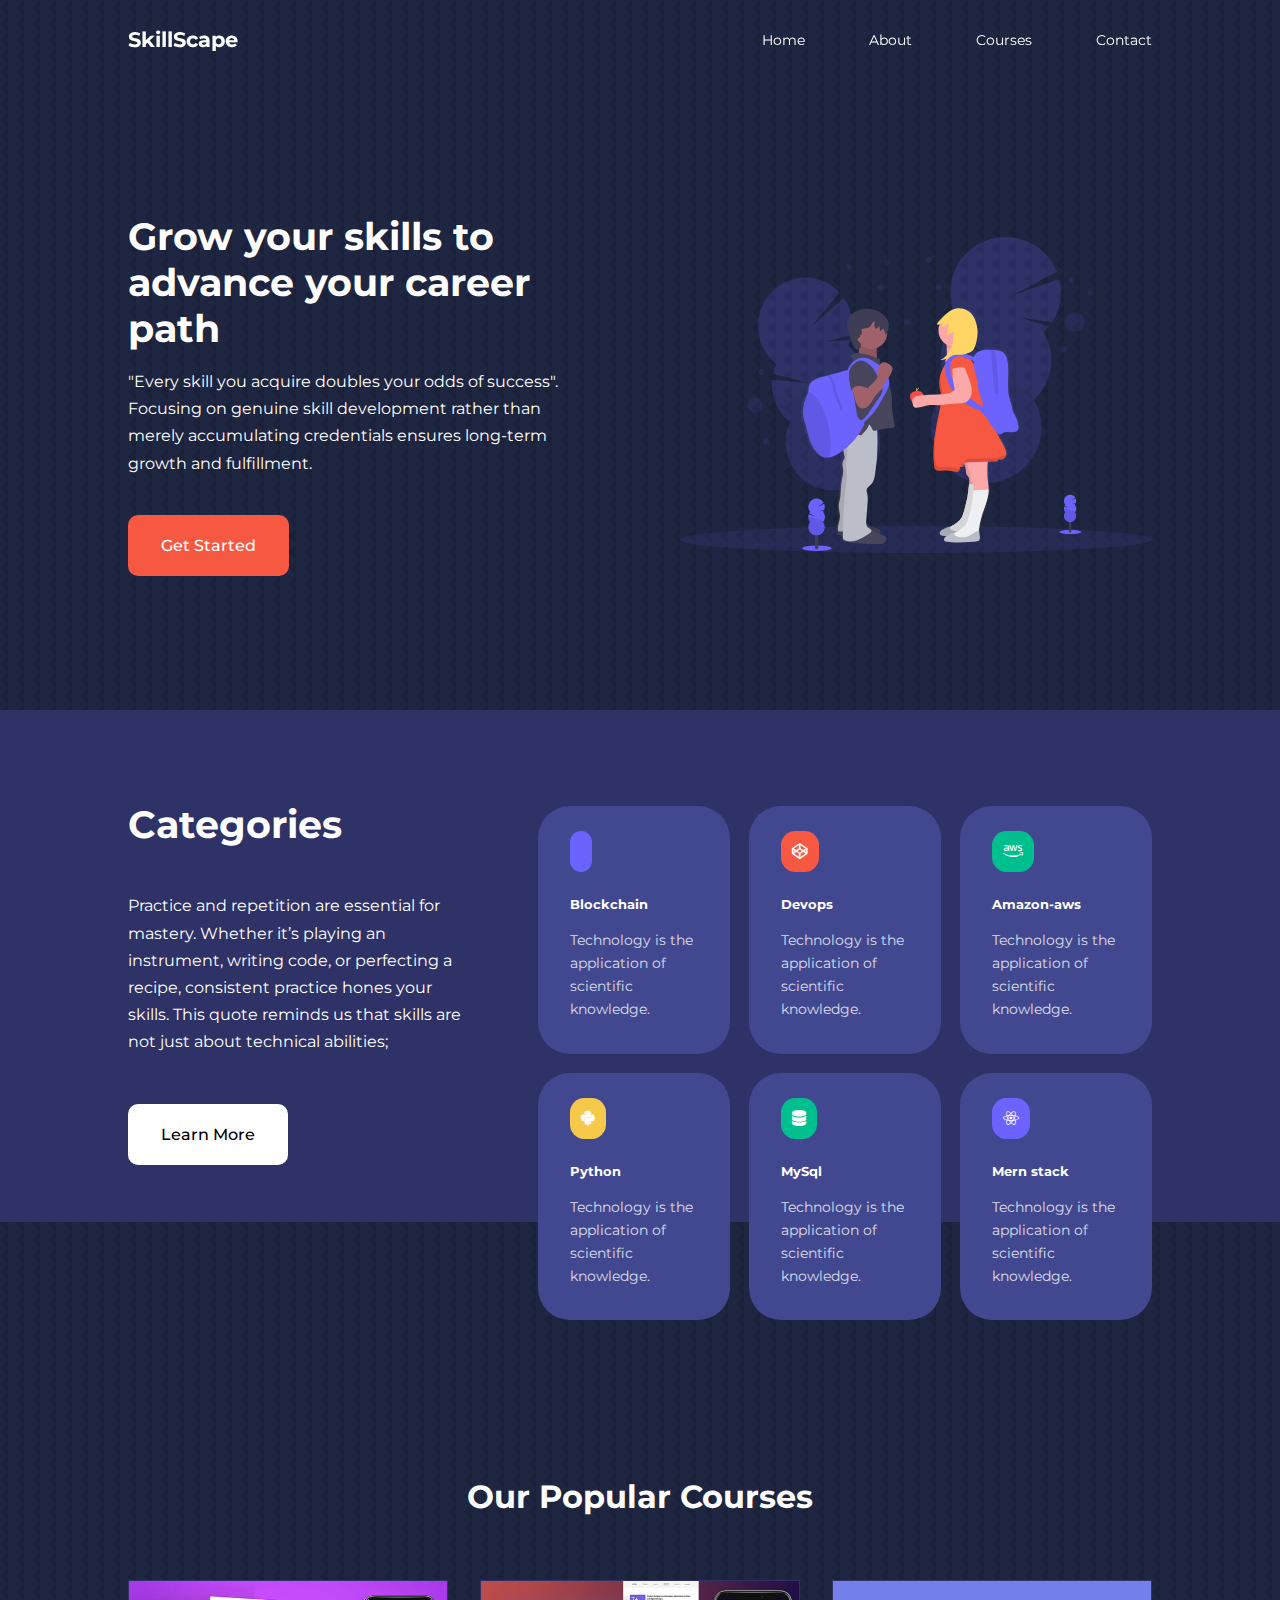
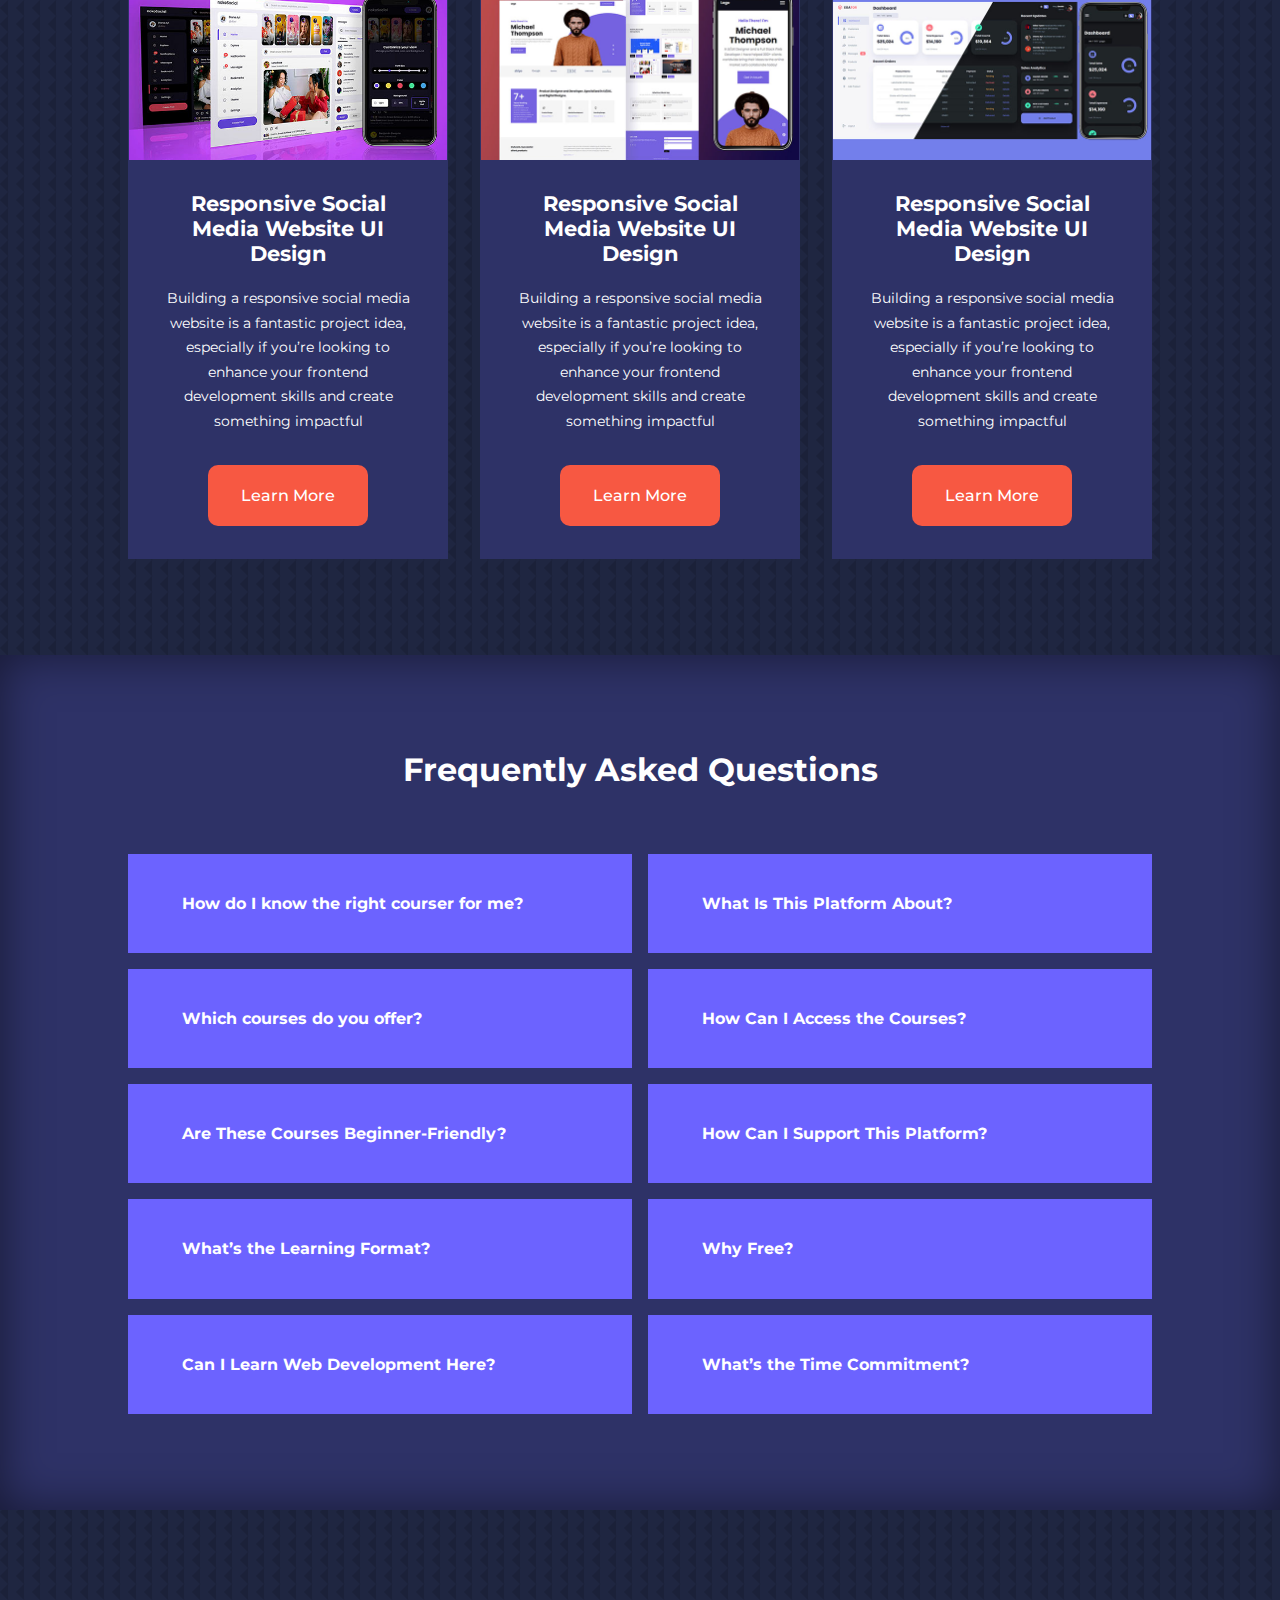
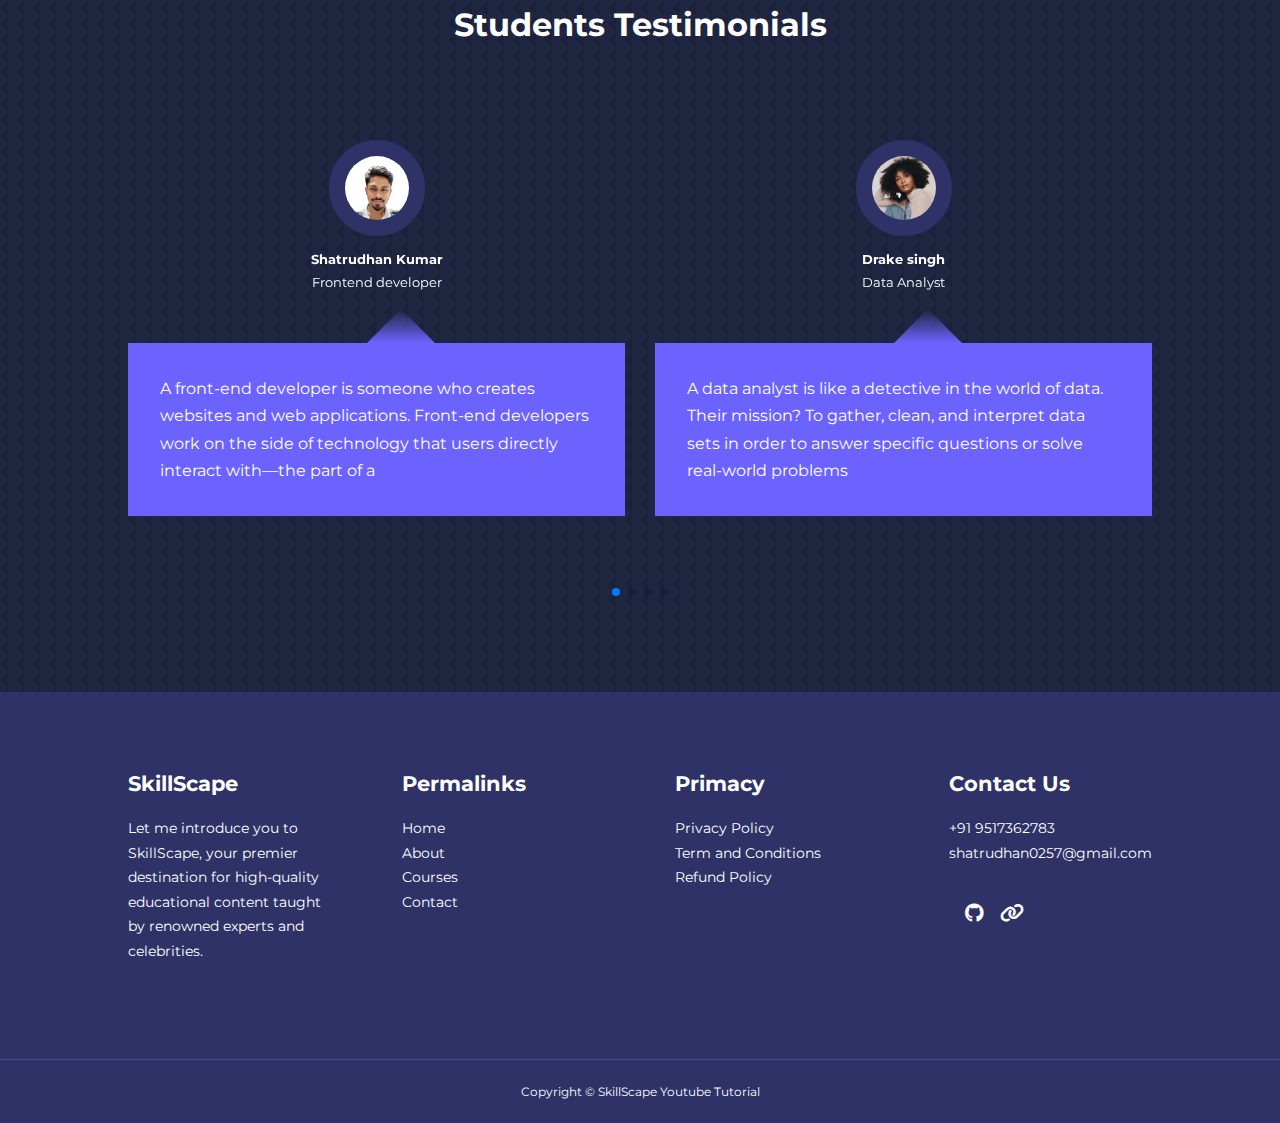
<file: index.html>
<!DOCTYPE html>
<html lang="en">
<head>
    <meta charset="UTF-8">
    <meta name="viewport" content="width=device-width, initial-scale=1.0">
    <title>SkillScape</title>
    <link rel="icon" type="icon" href="https://img.icons8.com/?size=100&id=LpE4Hrg048jI&format=png&color=000000">
    <link rel="stylesheet" href="style.css">

<!--swiper-->
<link
  rel="stylesheet"
  href="https://cdn.jsdelivr.net/npm/swiper@11/swiper-bundle.min.css"
/>


    <!--icons-->
    <link rel="stylesheet" href="https://unicons.iconscout.com/release/v2.1.6/css/unicons.css">
    <link rel="stylesheet" href="https://cdnjs.cloudflare.com/ajax/libs/font-awesome/6.6.0/css/all.min.css"  />
    <!--google font-->

    <style>
        body{
            background-image: url("./images/bg-texture.png");
        }
    </style>






    <link rel="preconnect" href="https://fonts.googleapis.com">
<link rel="preconnect" href="https://fonts.gstatic.com" crossorigin>
<link href="https://fonts.googleapis.com/css2?family=Montserrat:ital,wght@0,100..900;1,100..900&display=swap" rel="stylesheet">
</head>
<body>
    <nav>
        <div class="container nav_container">
            <a href="index.html"><h4>SkillScape</h4></a>
            <ul class="nav_menu">
                <li><a href="index.html">Home</a></li>
                <li><a href="about.html">About</a></li>
                <li><a href="courses.html">Courses</a></li>
                <li><a href="contact.html">Contact</a></li>
            </ul>
           <button id="open-menu-btn"><i class="uil uil-bars"></i></button>
           <button id="close-menu-btn"><i class="uil uil-multiply"></i></button>
        </div>
    </nav>

    <!-----end of navbar-->
    <header>
        <div class="container header-container">
            <div class="header-left">
                <h1>Grow your skills to advance your career path</h1>
                <p> "Every skill you acquire doubles your odds of success".
                    Focusing on genuine skill development rather than merely 
                    accumulating credentials ensures long-term growth and fulfillment. 
                </p>
                <a href="courses.html" class="btn btn-primary">Get Started</a>

            </div>
            <div class="header-right">
                <div class="header-right-image">
                    <img src="./images/header.svg" alt="">
                </div>

            </div>
        </div>
    </header>
    <!--end of header-->

    <section class="categories">
        <div class="container categories_container">
            <div class="categories-left">
                <h1>Categories</h1>
                <p>
                    Practice and repetition are essential for mastery.
                    Whether it’s playing an instrument,
                    writing code, or perfecting a recipe, consistent practice hones your skills.
                    This quote reminds us that skills are not just about technical abilities; 
                    
                </p>
                <a href="#" class="btn">Learn More</a>
            </div>
            <div class="categories-right">
                <article class="category">
                  <span class="category-icon"><i class="uil uil-bitcoin-circle"></i></span>
                  <h5>Blockchain</h5>
                  <p>Technology is the application of scientific knowledge.</p>
                </article>
                <article class="category">
                    <span class="category-icon" ><i class="fa-brands fa-codepen"></i></span>
                    <h5>Devops</h5>
                    <p>Technology is the  application of scientific knowledge.</p>
                  </article>
                  <article class="category">
                    <span class="category-icon"><i class="fa-brands fa-aws"></i></span>
                    <h5>Amazon-aws</h5>
                    <p>Technology is the  application of scientific knowledge.</p>
                  </article>
                  <article class="category">
                    <span class="category-icon"><i class="fa-brands fa-python"></i></span>
                    <h5>Python</h5>
                    <p>Technology is the  application of scientific knowledge.</p>
                  </article>
                  <article class="category">
                    <span class="category-icon"><i class="fa-sharp fa-solid fa-database"></i></span>
                    <h5>MySql</h5>
                    <p>Technology is the  application of scientific knowledge. </p>
                  </article>
                  <article class="category">
                    <span class="category-icon"><i class="fa-brands fa-react"></i></span>
                    <h5>Mern stack</h5>
                    <p>Technology is the  application of scientific knowledge.</p>
                  </article>
            </div>
        </div>
    </section>
    <!--  end-->

    <section class="courses">
        <h2>Our Popular Courses</h2>
        <div class="container course-container">
            <article class="course">
                <div class="course_image">
                    <img src="./images/course1.jpg" alt="">
                </div>
                 <div class="course-info">
                    <h4>Responsive Social Media Website UI Design</h4>
                    <p>Building a responsive social media website is a fantastic project idea, especially if you’re looking to enhance your
                         frontend development skills and create something impactful</p>
    <a href="https://www.youtube.com/watch?v=AiFfDjmd0jU" class="btn btn-primary">Learn More</a>
                 </div>
            </article>


            <article class="course">
                <div class="course_image">
                    <img src="./images/course2.jpg" alt="">
                </div>
                <div class="course-info">
                    <h4>Responsive Social Media Website UI Design</h4>
                    <p>Building a responsive social media website is a fantastic project idea, especially if you’re looking to enhance your
                         frontend development skills and create something impactful</p>
    <a href="https://www.youtube.com/watch?v=AiFfDjmd0jU" class="btn btn-primary">Learn More</a>
                 </div>
            </article>


            <article class="course">
                <div class="course_image">
                    <img src="./images/course3.jpg" alt="">
                </div>
                <div class="course-info">
                    <h4>Responsive Social Media Website UI Design</h4>
                    <p>Building a responsive social media website is a fantastic project idea, especially if you’re looking to enhance your
                         frontend development skills and create something impactful</p>
    <a href="https://www.youtube.com/watch?v=AiFfDjmd0jU" class="btn btn-primary">Learn More</a>
                 </div>
            </article>
        </div>
    </section>
    <!--end-->



    <section class="faqs">
        <h2>Frequently Asked Questions</h2>
        <div class="container faqs-container">
            <article class="faq">
                <div class="faq-icon"><i class="uil uil-plus"></i></div>
                <div class="question-answer">
                    <h4>How do I know the right courser for me?</h4>
                    <p>Start by looking inward. What are your interests, passions,
                         and career goals? Consider what subjects excite you and
                          align with your aspirations </p>
                </div>
        
            </article>
            <article class="faq">
                <div class="faq-icon"><i class="uil uil-plus"></i></div>
                <div class="question-answer">
                    <h4>What Is This Platform About?</h4>
                    <p >Our platform provides free courses in DSA, web development, DevOps, Machine learning, and AI. Learn at your own pace without spending a single rupee </p>
                </div>
        
            </article>
            <article class="faq">
                <div class="faq-icon"><i class="uil uil-plus"></i></div>
                <div class="question-answer">
                    <h4>Which courses do you offer?</h4>
                    <p>We offer a wide range of programs, including Machine Learning, Web development, DSA ,Devops, and professional courses. Explore our website for detailed program information
                          </p>
                </div>
        
            </article>
            <article class="faq">
                <div class="faq-icon"><i class="uil uil-plus"></i></div>
                <div class="question-answer">
                    <h4>How Can I Access the Courses?</h4>
                    <p>Simply visit our website and explore the
                         available courses. No payment required—just a curious mind! </p>
                </div>
        
            </article>
            <article class="faq">
                <div class="faq-icon"><i class="uil uil-plus"></i></div>
                <div class="question-answer">
                    <h4>Are These Courses Beginner-Friendly?</h4>
                    <p>Absolutely! We cater to beginners. Dive in, even if you’re starting from scratch. </p>
                </div>
        
            </article>
            <article class="faq">
                <div class="faq-icon"><i class="uil uil-plus"></i></div>
                <div class="question-answer">
                    <h4>How Can I Support This Platform?</h4>
                    <p> Spread the word! Share our courses with friends and fellow learners. Let’s build a knowledge-sharing community </p>
                </div>
        
            </article>
            <article class="faq">
                <div class="faq-icon"><i class="uil uil-plus"></i></div>
                <div class="question-answer">
                    <h4>What’s the Learning Format?</h4>
                    <p>Video lectures, quizzes, hands-on exercises—mix and match as you learn. </p>
                </div>
        
            </article>
            <article class="faq">
                <div class="faq-icon"><i class="uil uil-plus"></i></div>
                <div class="question-answer">
                    <h4>Why Free?</h4>
                    <p>Education should be accessible to all. We believe in democratizing knowledge. </p>
                </div>
        
            </article>
            <article class="faq">
                <div class="faq-icon"><i class="uil uil-plus"></i></div>
                <div class="question-answer">
                    <h4>Can I Learn Web Development Here?</h4>
                    <p>Definitely! From HTML to React, we’ve got your web development journey covered. </p>
                </div>
        
            </article>
            <article class="faq">
                <div class="faq-icon"><i class="uil uil-plus"></i></div>
                <div class="question-answer">
                    <h4>What’s the Time Commitment?</h4>
                    <p>Courses vary, but most are designed for flexibility. Learn at your own pace. </p>
                </div>
        
            </article>
        </div>
    </section>
    <!--end-->
    <section class="container testimonials-container mySwiper">
        <h2>Students Testimonials</h2>
        <div class="swiper-wrapper">
            <article class="testimonial swiper-slide">
                <div class="avatar">
                    <img src="/images/my image.jpg" alt="">
                </div>
                <div class="testimonial-info">
                    <h5>Shatrudhan Kumar</h5>
                    <small>Frontend developer</small>
                </div>
                <div class="testimonial-body">
                    <p>A front-end developer is someone who creates websites
                         and web applications.
                         Front-end developers work on the side of technology 
                         that users directly interact
                          with—the part of a  </p>
                </div>
            </article>
            <article class="testimonial swiper-slide">
                <div class="avatar">
                    <img src="/images/avatar1.jpg" alt="">
                </div>
                <div class="testimonial-info">
                    <h5>Drake singh</h5>
                    <small>Data Analyst</small>
                </div>
                <div class="testimonial-body">
                    <p>A data analyst is like a detective in the world of data.
                         Their mission? To gather, clean, and interpret data sets
                         in order to answer specific questions or solve real-world
                          problems</p>
                </div>
            </article>
            <article class="testimonial swiper-slide">
                <div class="avatar">
                    <img src="/images/avatar2.jpg" alt="">
                </div>
                <div class="testimonial-info">
                    <h5>Ernest Acho</h5>
                    <small>devops Eng.</small>
                </div>
                <div class="testimonial-body">
                    <p>A DevOps engineer is like the bridge builder of the 
                        software world. They connect development and operations, 
                        ensuring smooth collaboration and efficient software delivery</p>
                </div>
            </article>
            <article class="testimonial swiper-slide">
                <div class="avatar">
                    <img src="/images/avatar3.jpg" alt="">
                </div>
                <div class="testimonial-info">
                    <h5>Jhon Dey</h5>
                    <small>prompt Eng.</small>
                </div>
                <div class="testimonial-body">
                    <p>Prompt engineering involves meticulously 
                        designing, refining,
                         and optimizing prompts or instructions that guide generative
                          AI models.Good prompts lead to better results</p>
                </div>
            </article>
            <article class="testimonial swiper-slide">
                <div class="avatar">
                    <img src="/images/avatar4.jpg" alt="">
                </div>
                <div class="testimonial-info">
                    <h5>Westo john</h5>
                    <small>Stdent</small>
                </div>
                <div class="testimonial-body">
                    <p> Learning skills are like the Swiss Army
                         knives of personal development—they’re 
                         versatile habits that can be
                         used throughout your life to tackle various tasks, both big and </p>
                </div>
            </article>
        </div>
        <div class="swiper-pagination"></div>
    </section>
<!---end-->

<footer >
    <div class="container footer-container">
        <div class="footer-1">
            <a href="index.html" class="footer-logo"><h4>SkillScape</h4></a>
            <p>
                Let me introduce you to SkillScape,
                 your premier destination for high-quality educational 
                 content taught by renowned experts and celebrities.
            </p>
        </div>
        <div class="footer-2">
            <h4>Permalinks</h4>
            <ul class="permalinks">
                <li><a href="index.html">Home</a></li>
                <li><a href="about.html">About</a></li>
                <li><a href="courses.html">Courses</a></li>
                <li><a href="contact.html">Contact</a></li>
            </ul>
        </div>
        <div class="footer-3">
            <h4>Primacy</h4>
            <ul class="privacy">
                <li><a href="#">Privacy Policy</a></li>
                <li><a href="#">Term and Conditions</a></li>
                <li><a href="#">Refund Policy</a></li>
            </ul>
        </div>
        <div class="footer-4">
            <h4>Contact Us</h4>
            <div>
                <p>+91 9517362783</p>
                <p>shatrudhan0257@gmail.com</p>
            </div>
            <ul class="footer-details">
                <li class="ab"><a href="https://www.facebook.com/shatrudhan.asert"><i class="uil uil-facebook-f"></i></a></li>
                <li><a href="https://github.com/shatrudhank21"><i class="fa-brands fa-github icon"></i></a></li>
                <li><a href="https://leetcode.com/u/cse21019/"><i class="fa-solid fa-link icon"></i></a></li>
                <li><a href="https://www.linkedin.com/in/shatrudhan-kumar-709a56289/"><i class="uil uil-linkedin-alt"></i></a></li>
            </ul>
        </div>
        
    </div>
    <div class="footer-copyright">
        <small>Copyright &copy; SkillScape Youtube Tutorial</small>
    </div>
</footer>


<!--end footer-->





    <script src="https://cdn.jsdelivr.net/npm/swiper@11/swiper-bundle.min.js"></script>
    <script src="script.js"></script>
    <script>
         var swiper = new Swiper(".mySwiper", {
      slidesPerView: 1,
      spaceBetween: 30,
      pagination: {
        el: ".swiper-pagination",
        clickable: true,
      },
      //when wwindo width>=600px
      breakpoints:{
        600:{
            slidesPerView:2,

        }

      }
    });
    </script>
</body>
</html>
</file>
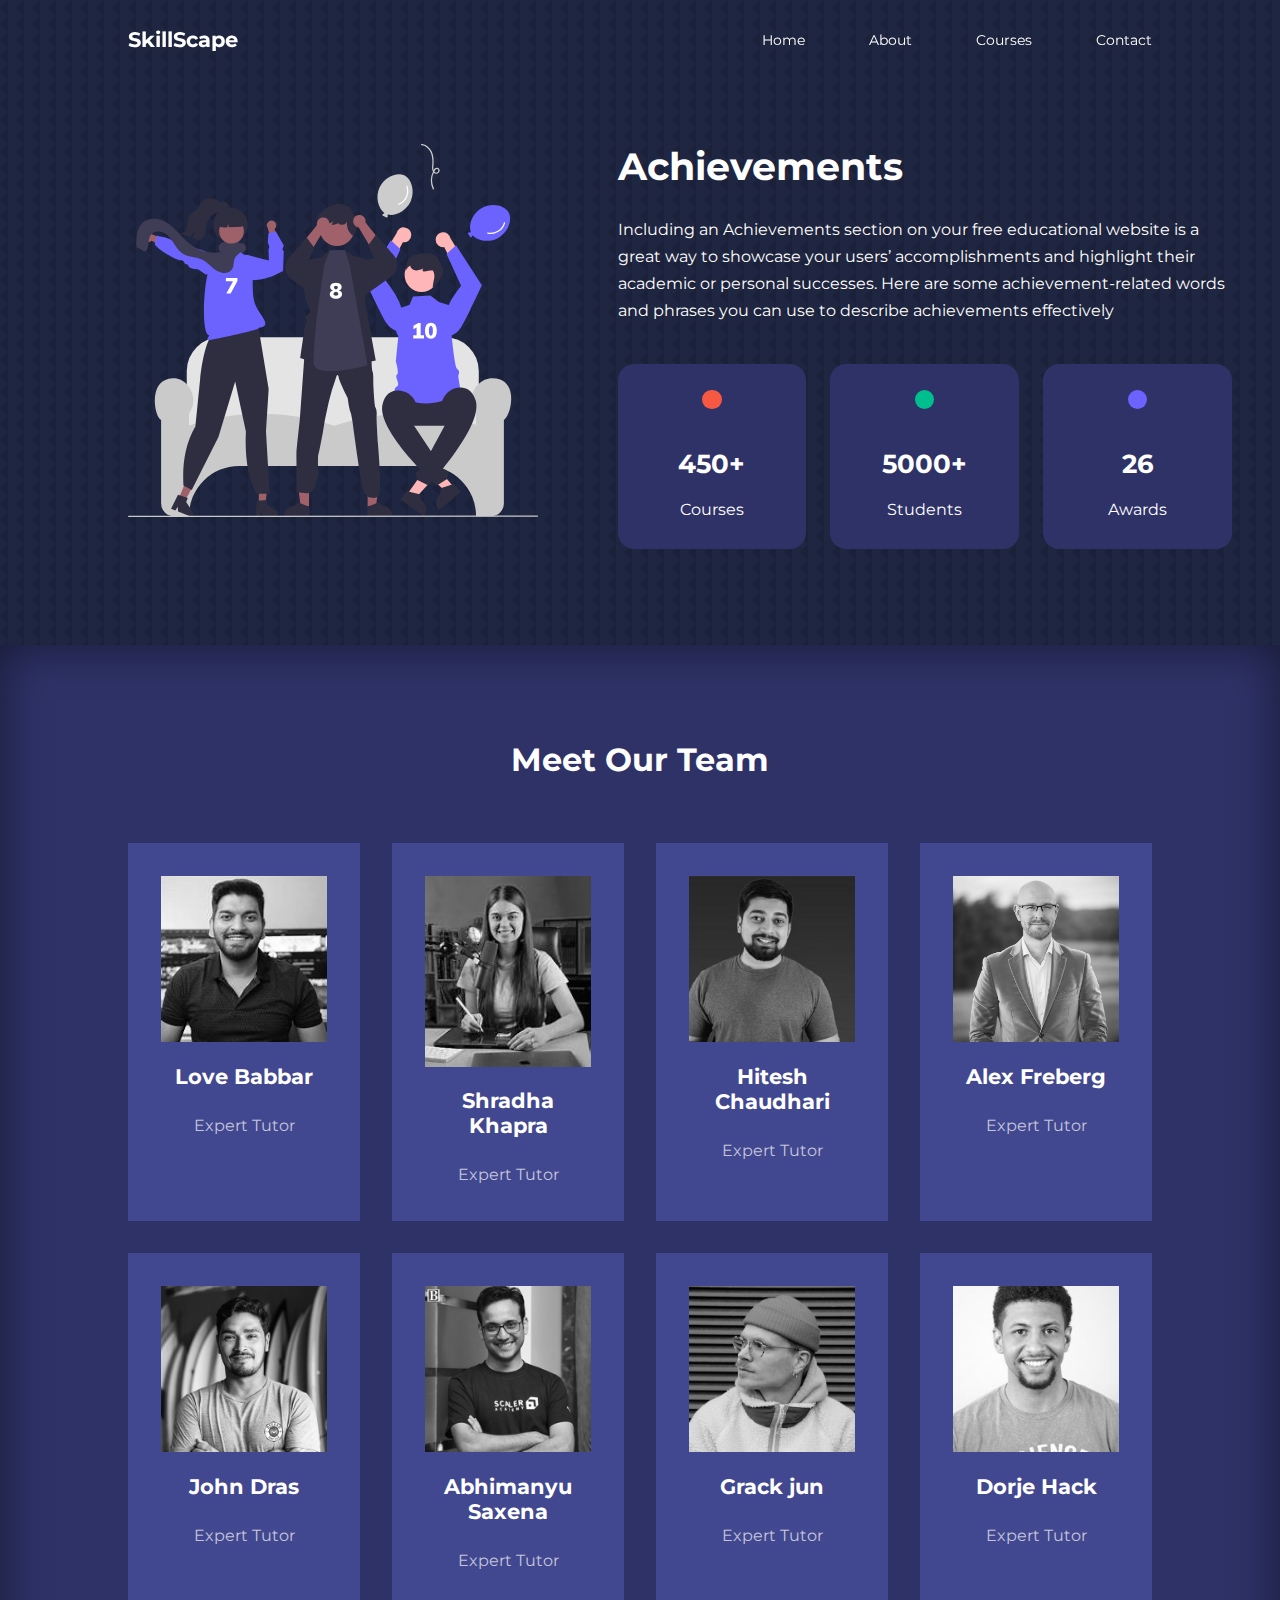
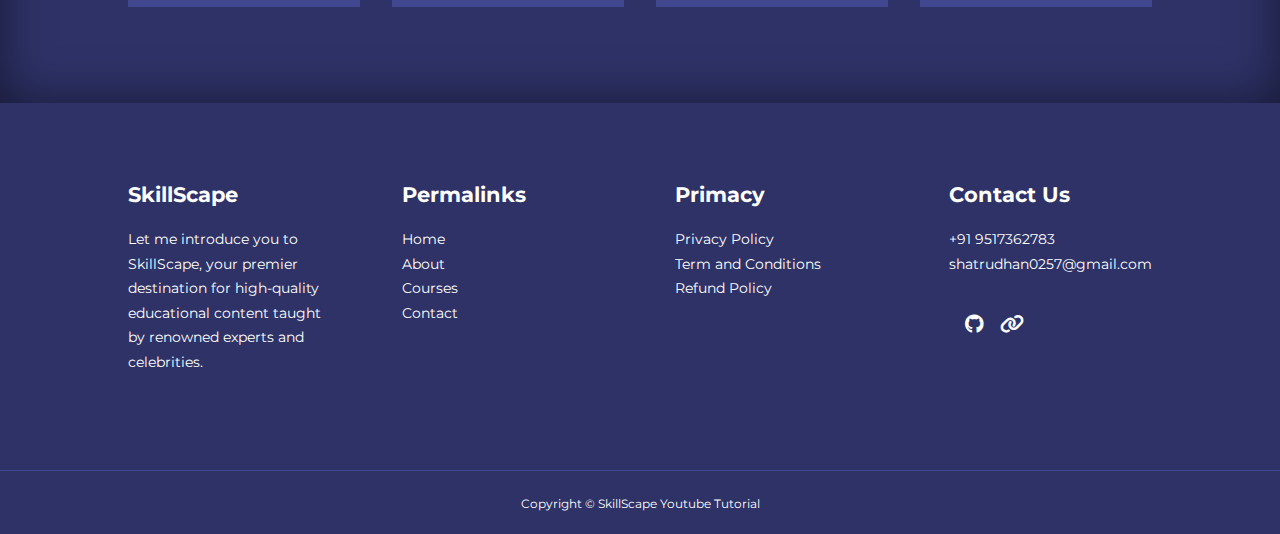
<file: about.html>
<!DOCTYPE html>
<html lang="en">
<head>
    <meta charset="UTF-8">
    <meta name="viewport" content="width=device-width, initial-scale=1.0">
    <title>SkillScape</title>
    <link rel="icon" type="icon" href="https://img.icons8.com/?size=100&id=LpE4Hrg048jI&format=png&color=000000">
    <link rel="stylesheet" href="style.css">
   





    <!--icons-->
    <link rel="stylesheet" href="https://unicons.iconscout.com/release/v2.1.6/css/unicons.css">
    <link rel="stylesheet" href="https://cdnjs.cloudflare.com/ajax/libs/font-awesome/6.6.0/css/all.min.css"  />
    <!--google font-->
    <style>
        body{
            background-image: url("./images/bg-texture.png");
        }
    </style>



    <link rel="preconnect" href="https://fonts.googleapis.com">
<link rel="preconnect" href="https://fonts.gstatic.com" crossorigin>
<link href="https://fonts.googleapis.com/css2?family=Montserrat:ital,wght@0,100..900;1,100..900&display=swap" rel="stylesheet">
</head>
<body>
    <nav>
        <div class="container nav_container">
            <a href="index.html"><h4>SkillScape</h4></a>
            <ul class="nav_menu">
                <li><a href="index.html">Home</a></li>
                <li><a href="about.html">About</a></li>
                <li><a href="courses.html">Courses</a></li>
                <li><a href="contact.html">Contact</a></li>
            </ul>
           <button id="open-menu-btn"><i class="uil uil-bars"></i></button>
           <button id="close-menu-btn"><i class="uil uil-multiply"></i></button>
        </div>
    </nav>

    <!--navbar-->
<section class="about-achievements">
    <div class="container about_achievements-container">
        <div class="about_achievements-left">
            <img src="/images/about achievements.svg" alt="" loading="lazy">
        </div>
        <div class="about_achievements-right">
            <h1>Achievements</h1>
            <p>Including an Achievements section
                 on your free educational website is a 
                 great way to showcase your users’ accomplishments 
                 and highlight their academic or personal successes. 
                 Here are some achievement-related words
                 and phrases you can use to describe achievements effectively</p>
                 <div class="achievement-cards">
                    <article class="achivement-card">
                        <span class="achivement-icon">
                            <i class="uil uil-video"></i>
                        </span>
                        <h3>450+</h3>
                        <p>Courses</p>
                    </article>

                    <article class="achivement-card">
                        <span class="achivement-icon">
                            <i class="uil uil-users-alt"></i>
                        </span>
                        <h3>5000+</h3>
                        <p>Students</p>
                    </article>

                    <article class="achivement-card">
                        <span class="achivement-icon">
                            <i class="uil uil-trophy"></i>
                        </span>
                        <h3>26</h3>
                        <p>Awards</p>
                    </article>
                 </div>
        </div>
    </div>
</section>


<!--end-->
<section class="team">
    <h2>Meet Our Team</h2>
    <div class="container team-container">
        <article class="team-member">
            <div class="team-member-image">
                <img  width="100px"  src="/images/love.jpeg" alt="">
            </div>
            <div class="team-member-info">
                <h4>Love Babbar</h4>
                <p>Expert Tutor</p>
            </div>
            <div class="team-member-social">
                <a href="https://instagram.com" target="_blank"><i class="uil uil-instagram"></i></a>
                <a href="https://twitter.com" target="_blank"><i class="uil uil-twitter-alt"></i></a>
                <a href="https://linkedin.com" target="_blank"><i class="uil uil-linkedin-alt"></i></a>
            </div>
        </article>

        <article class="team-member">
            <div class="team-member-image">
                <img src="/images/shradd.jpeg" alt="">
            </div>
            <div class="team-member-info">
                <h4>Shradha Khapra</h4>
                <p>Expert Tutor</p>
            </div>
            <div class="team-member-social">
                <a href="https://instagram.com" target="_blank"><i class="uil uil-instagram"></i></a>
                <a href="https://twitter.com" target="_blank"><i class="uil uil-twitter-alt"></i></a>
                <a href="https://linkedin.com" target="_blank"><i class="uil uil-linkedin-alt"></i></a>
            </div>
        </article>
        <article class="team-member">
            <div class="team-member-image">
                <img src="/images/hitesh.avif" alt="">
            </div>
            <div class="team-member-info">
                <h4>Hitesh Chaudhari</h4>
                <p>Expert Tutor</p>
            </div>
            <div class="team-member-social">
                <a href="https://instagram.com" target="_blank"><i class="uil uil-instagram"></i></a>
                <a href="https://twitter.com" target="_blank"><i class="uil uil-twitter-alt"></i></a>
                <a href="https://linkedin.com" target="_blank"><i class="uil uil-linkedin-alt"></i></a>
            </div>
        </article>
        <article class="team-member">
            <div class="team-member-image">
                <img src="/images/alex.png" alt="">
            </div>
            <div class="team-member-info">
                <h4>Alex Freberg</h4>
                <p>Expert Tutor</p>
            </div>
            <div class="team-member-social">
                <a href="https://instagram.com" target="_blank"><i class="uil uil-instagram"></i></a>
                <a href="https://twitter.com" target="_blank"><i class="uil uil-twitter-alt"></i></a>
                <a href="https://linkedin.com" target="_blank"><i class="uil uil-linkedin-alt"></i></a>
            </div>
        </article>
        <article class="team-member">
            <div class="team-member-image">
                <img src="/images/tm1.jpg" alt="">
            </div>
            <div class="team-member-info">
                <h4>John Dras</h4>
                <p>Expert Tutor</p>
            </div>
            <div class="team-member-social">
                <a href="https://instagram.com" target="_blank"><i class="uil uil-instagram"></i></a>
                <a href="https://twitter.com" target="_blank"><i class="uil uil-twitter-alt"></i></a>
                <a href="https://linkedin.com" target="_blank"><i class="uil uil-linkedin-alt"></i></a>
            </div>
        </article>
        <article class="team-member">
            <div class="team-member-image">
                <img src="/images/scaler.jpg" alt="">
            </div>
            <div class="team-member-info">
                <h4>Abhimanyu Saxena</h4>
                <p>Expert Tutor</p>
            </div>
            <div class="team-member-social">
                <a href="https://instagram.com" target="_blank"><i class="uil uil-instagram"></i></a>
                <a href="https://twitter.com" target="_blank"><i class="uil uil-twitter-alt"></i></a>
                <a href="https://linkedin.com" target="_blank"><i class="uil uil-linkedin-alt"></i></a>
            </div>
        </article>
        <article class="team-member">
            <div class="team-member-image">
                <img src="/images/tm8.jpg" alt="">
            </div>
            <div class="team-member-info">
                <h4>Grack jun</h4>
                <p>Expert Tutor</p>
            </div>
            <div class="team-member-social">
                <a href="https://instagram.com" target="_blank"><i class="uil uil-instagram"></i></a>
                <a href="https://twitter.com" target="_blank"><i class="uil uil-twitter-alt"></i></a>
                <a href="https://linkedin.com" target="_blank"><i class="uil uil-linkedin-alt"></i></a>
            </div>
        </article>
        <article class="team-member">
            <div class="team-member-image">
                <img src="/images/tm4.jpg" alt="">
            </div>
            <div class="team-member-info">
                <h4>Dorje Hack</h4>
                <p>Expert Tutor</p>
            </div>
            <div class="team-member-social">
                <a href="https://instagram.com" target="_blank"><i class="uil uil-instagram"></i></a>
                <a href="https://twitter.com" target="_blank"><i class="uil uil-twitter-alt"></i></a>
                <a href="https://linkedin.com" target="_blank"><i class="uil uil-linkedin-alt"></i></a>
            </div>
        </article>
    </div>
</section>


    <footer >
        <div class="container footer-container">
            <div class="footer-1">
                <a href="index.html" class="footer-logo"><h4>SkillScape</h4></a>
                <p>
                    Let me introduce you to SkillScape,
                     your premier destination for high-quality educational 
                     content taught by renowned experts and celebrities.
                </p>
            </div>
            <div class="footer-2">
                <h4>Permalinks</h4>
                <ul class="permalinks">
                    <li><a href="index.html">Home</a></li>
                    <li><a href="about.html">About</a></li>
                    <li><a href="courses.html">Courses</a></li>
                    <li><a href="contact.html">Contact</a></li>
                </ul>
            </div>
            <div class="footer-3">
                <h4>Primacy</h4>
                <ul class="privacy">
                    <li><a href="#">Privacy Policy</a></li>
                    <li><a href="#">Term and Conditions</a></li>
                    <li><a href="#">Refund Policy</a></li>
                </ul>
            </div>
            <div class="footer-4">
                <h4>Contact Us</h4>
                <div>
                    <p>+91 9517362783</p>
                    <p>shatrudhan0257@gmail.com</p>
                </div>
                <ul class="footer-details">
                    <li class="ab"><a href="https://www.facebook.com/shatrudhan.asert"><i class="uil uil-facebook-f"></i></a></li>
                    <li><a href="https://github.com/shatrudhank21"><i class="fa-brands fa-github icon"></i></a></li>
                    <li><a href="https://leetcode.com/u/cse21019/"><i class="fa-solid fa-link icon"></i></a></li>
                    <li><a href="https://www.linkedin.com/in/shatrudhan-kumar-709a56289/"><i class="uil uil-linkedin-alt"></i></a></li>
                </ul>
            </div>
            
        </div>
        <div class="footer-copyright">
            <small>Copyright &copy; SkillScape Youtube Tutorial</small>
        </div>
    </footer>
    
    

        <script src="script.js"></script>
       
    </body>
    </html>
</file>
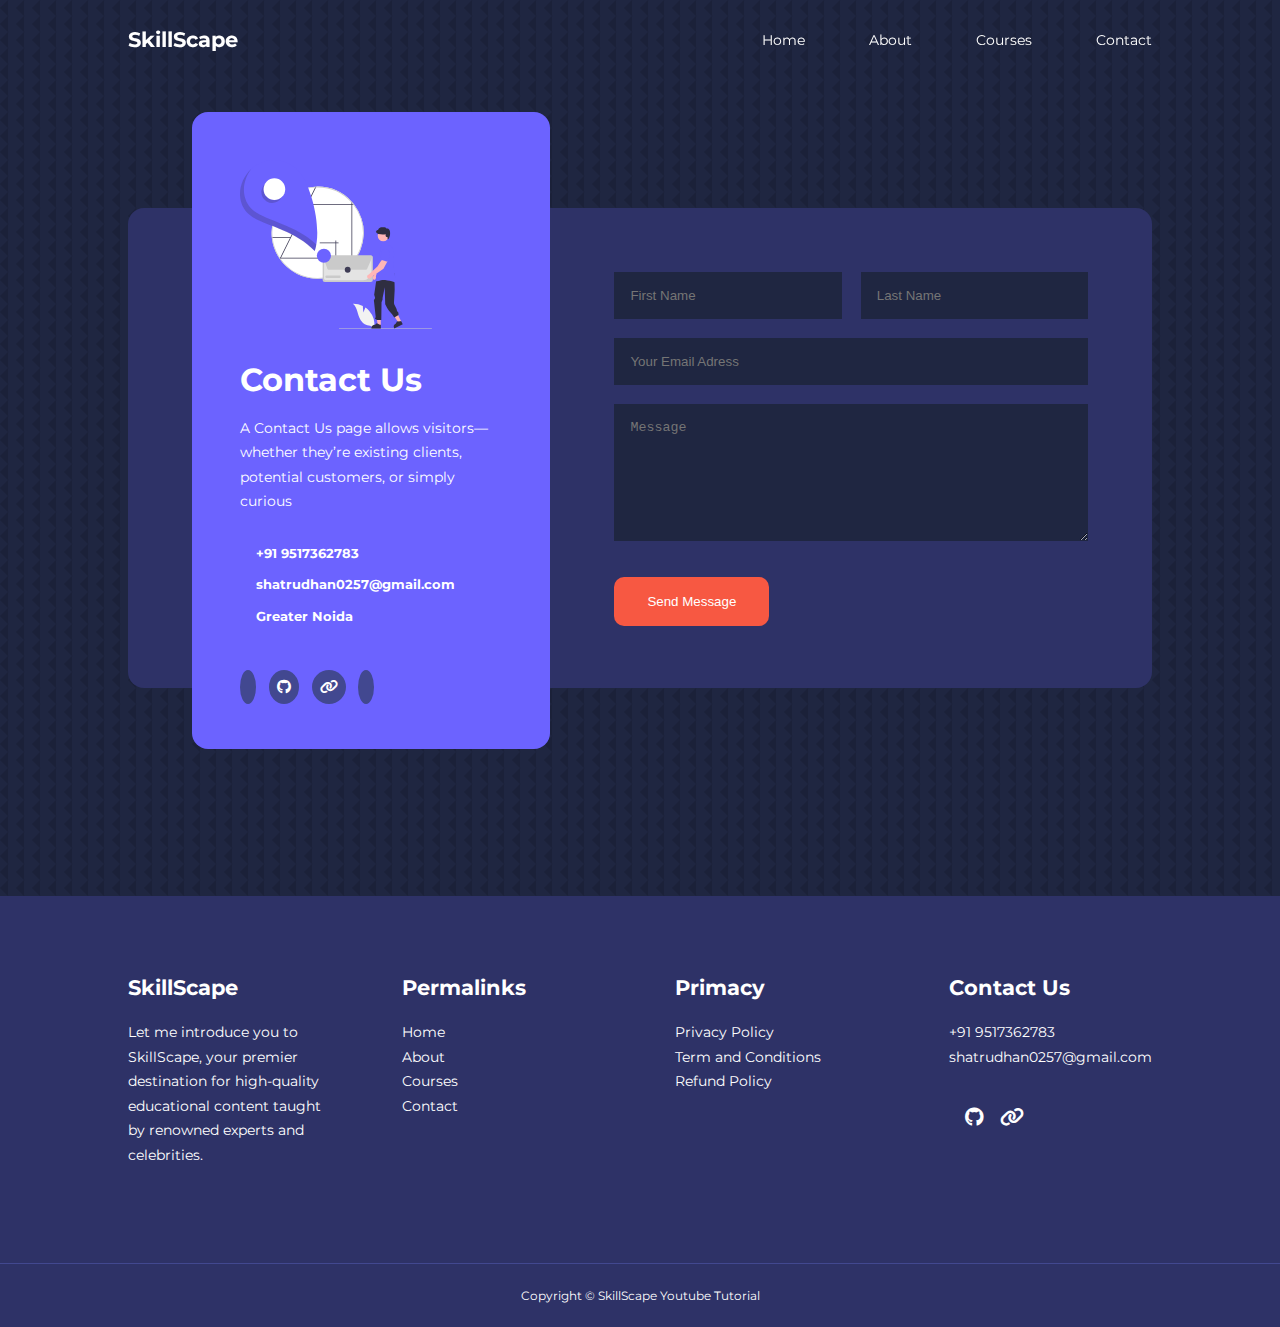
<file: contact.html>
<!DOCTYPE html>
<html lang="en">
<head>
    <meta charset="UTF-8">
    <meta name="viewport" content="width=device-width, initial-scale=1.0">
    <title>SkillScape</title>
    <link rel="icon" type="icon" href="https://img.icons8.com/?size=100&id=LpE4Hrg048jI&format=png&color=000000">
    <link rel="stylesheet" href="style.css">
    


    <style>
        body{
            background-image: url("./images/bg-texture.png");
        }
    </style>


    <!--icons-->
    <link rel="stylesheet" href="https://unicons.iconscout.com/release/v2.1.6/css/unicons.css">
    <link rel="stylesheet" href="https://cdnjs.cloudflare.com/ajax/libs/font-awesome/6.6.0/css/all.min.css"  />
    <!--google font-->



    <link rel="preconnect" href="https://fonts.googleapis.com">
<link rel="preconnect" href="https://fonts.gstatic.com" crossorigin>
<link href="https://fonts.googleapis.com/css2?family=Montserrat:ital,wght@0,100..900;1,100..900&display=swap" rel="stylesheet">
</head>
<body>
    <nav>
        <div class="container nav_container">
            <a href="index.html"><h4>SkillScape</h4></a>
            <ul class="nav_menu">
                <li><a href="index.html">Home</a></li>
                <li><a href="about.html">About</a></li>
                <li><a href="courses.html">Courses</a></li>
                <li><a href="contact.html">Contact</a></li>
            </ul>
           <button id="open-menu-btn"><i class="uil uil-bars"></i></button>
           <button id="close-menu-btn"><i class="uil uil-multiply"></i></button>
        </div>
    </nav>

    <!--end-->
    <section class="contact">
        <div class="container contact-container">
            <aside class="contact-aside">
                <div class="aside-image">
                    <img src="images/contact.svg" alt="">
                </div>
                <h2>Contact Us</h2>
                <P>A Contact Us page  allows visitors—whether
                     they’re existing clients, potential customers, or simply curious
                </P>

                <ul class="contact-details">
                    <li>
                        <i class="uil uil-phone-times"></i>
                        <h5>+91 9517362783</h5>
                    </li>
                    <li>
                        <i class="uil uil-envelope"></i>
                        <h5>shatrudhan0257@gmail.com</h5>
                    </li>
                    <li>
                        <i class="uil uil-location-point"></i>
                        <h5>Greater Noida</h5>
                    </li>
                </ul>

                <ul class="contact-socials">
                    <li class="ab"><a href="https://www.facebook.com/shatrudhan.asert"><i class="uil uil-facebook-f"></i></a></li>
                    <li><a href="https://github.com/shatrudhank21"><i class="fa-brands fa-github icon"></i></a></li>
                    <li><a href="https://leetcode.com/u/cse21019/"><i class="fa-solid fa-link icon"></i></a></li>
                    <li><a href="https://www.linkedin.com/in/shatrudhan-kumar-709a56289/"><i class="uil uil-linkedin-alt"></i></a></li>
                </ul>
            </aside>
            <form action="https://formspree.io/f/xyzgvdbv" method="POST"   class="contact-form" >
                <div class="form-name">
                    <input type="text" name="First Name" placeholder="First Name" required>
                    <input type="text" name="Last Name" placeholder="Last Name" required>
                </div>
                <input type="email" name="Email Address" placeholder="Your Email Adress" required>
                <textarea name="Message" rows="7" required placeholder="Message"></textarea>
                <button type="submit" class="btn btn-primary">Send Message</button>
            </form>
        </div>
    </section>
















    <footer >
        <div class="container footer-container">
            <div class="footer-1">
                <a href="index.html" class="footer-logo"><h4>SkillScape</h4></a>
                <p>
                    Let me introduce you to SkillScape,
                     your premier destination for high-quality educational 
                     content taught by renowned experts and celebrities.
                </p>
            </div>
            <div class="footer-2">
                <h4>Permalinks</h4>
                <ul class="permalinks">
                    <li><a href="index.html">Home</a></li>
                    <li><a href="about.html">About</a></li>
                    <li><a href="courses.html">Courses</a></li>
                    <li><a href="contact.html">Contact</a></li>
                </ul>
            </div>
            <div class="footer-3">
                <h4>Primacy</h4>
                <ul class="privacy">
                    <li><a href="#">Privacy Policy</a></li>
                    <li><a href="#">Term and Conditions</a></li>
                    <li><a href="#">Refund Policy</a></li>
                </ul>
            </div>
            <div class="footer-4">
                <h4>Contact Us</h4>
                <div>
                    <p>+91 9517362783</p>
                    <p>shatrudhan0257@gmail.com</p>
                </div>
                <ul class="footer-details">
                    <li class="ab"><a href="https://www.facebook.com/shatrudhan.asert"><i class="uil uil-facebook-f"></i></a></li>
                    <li><a href="https://github.com/shatrudhank21"><i class="fa-brands fa-github icon"></i></a></li>
                    <li><a href="https://leetcode.com/u/cse21019/"><i class="fa-solid fa-link icon"></i></a></li>
                    <li><a href="https://www.linkedin.com/in/shatrudhan-kumar-709a56289/"><i class="uil uil-linkedin-alt"></i></a></li>
                </ul>
            </div>
            
        </div>
        <div class="footer-copyright">
            <small>Copyright &copy; SkillScape Youtube Tutorial</small>
        </div>
    </footer>
    
    

        <script src="script.js"></script>
       
    </body>
    </html>
</file>
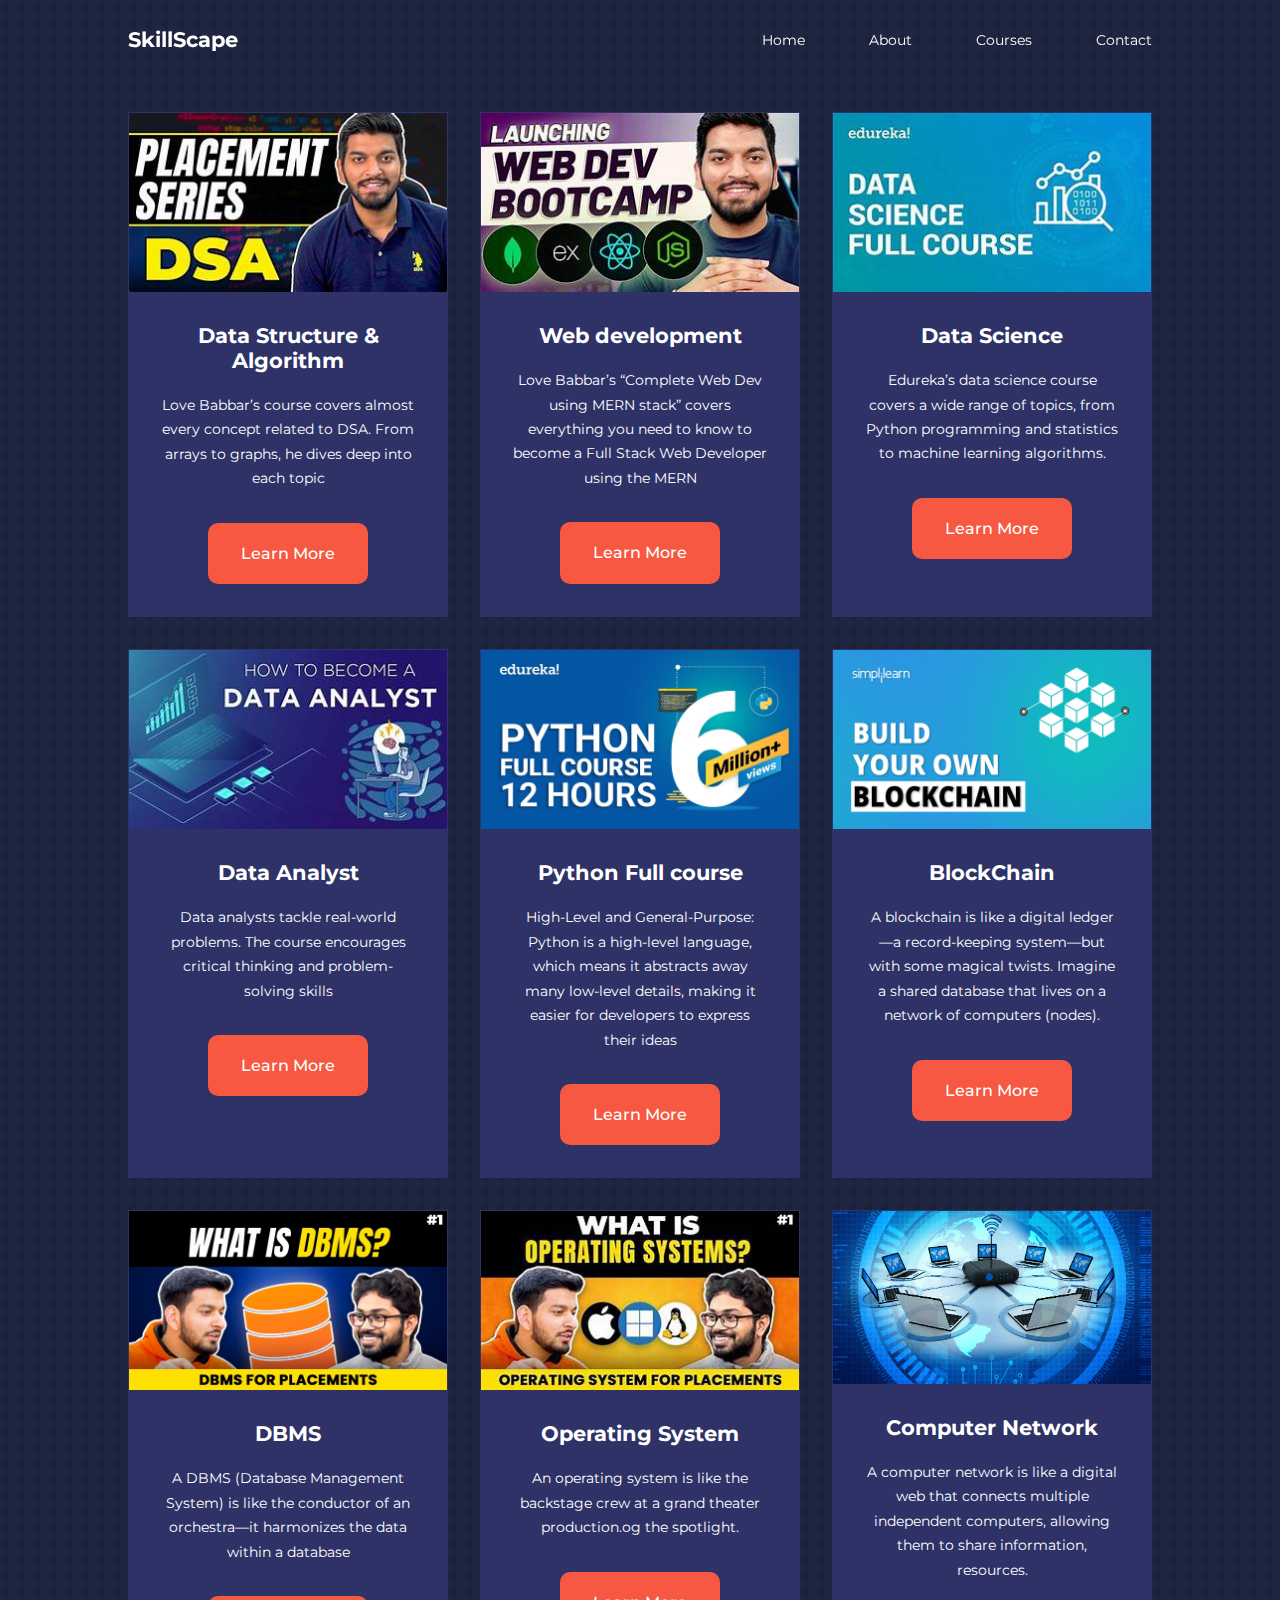
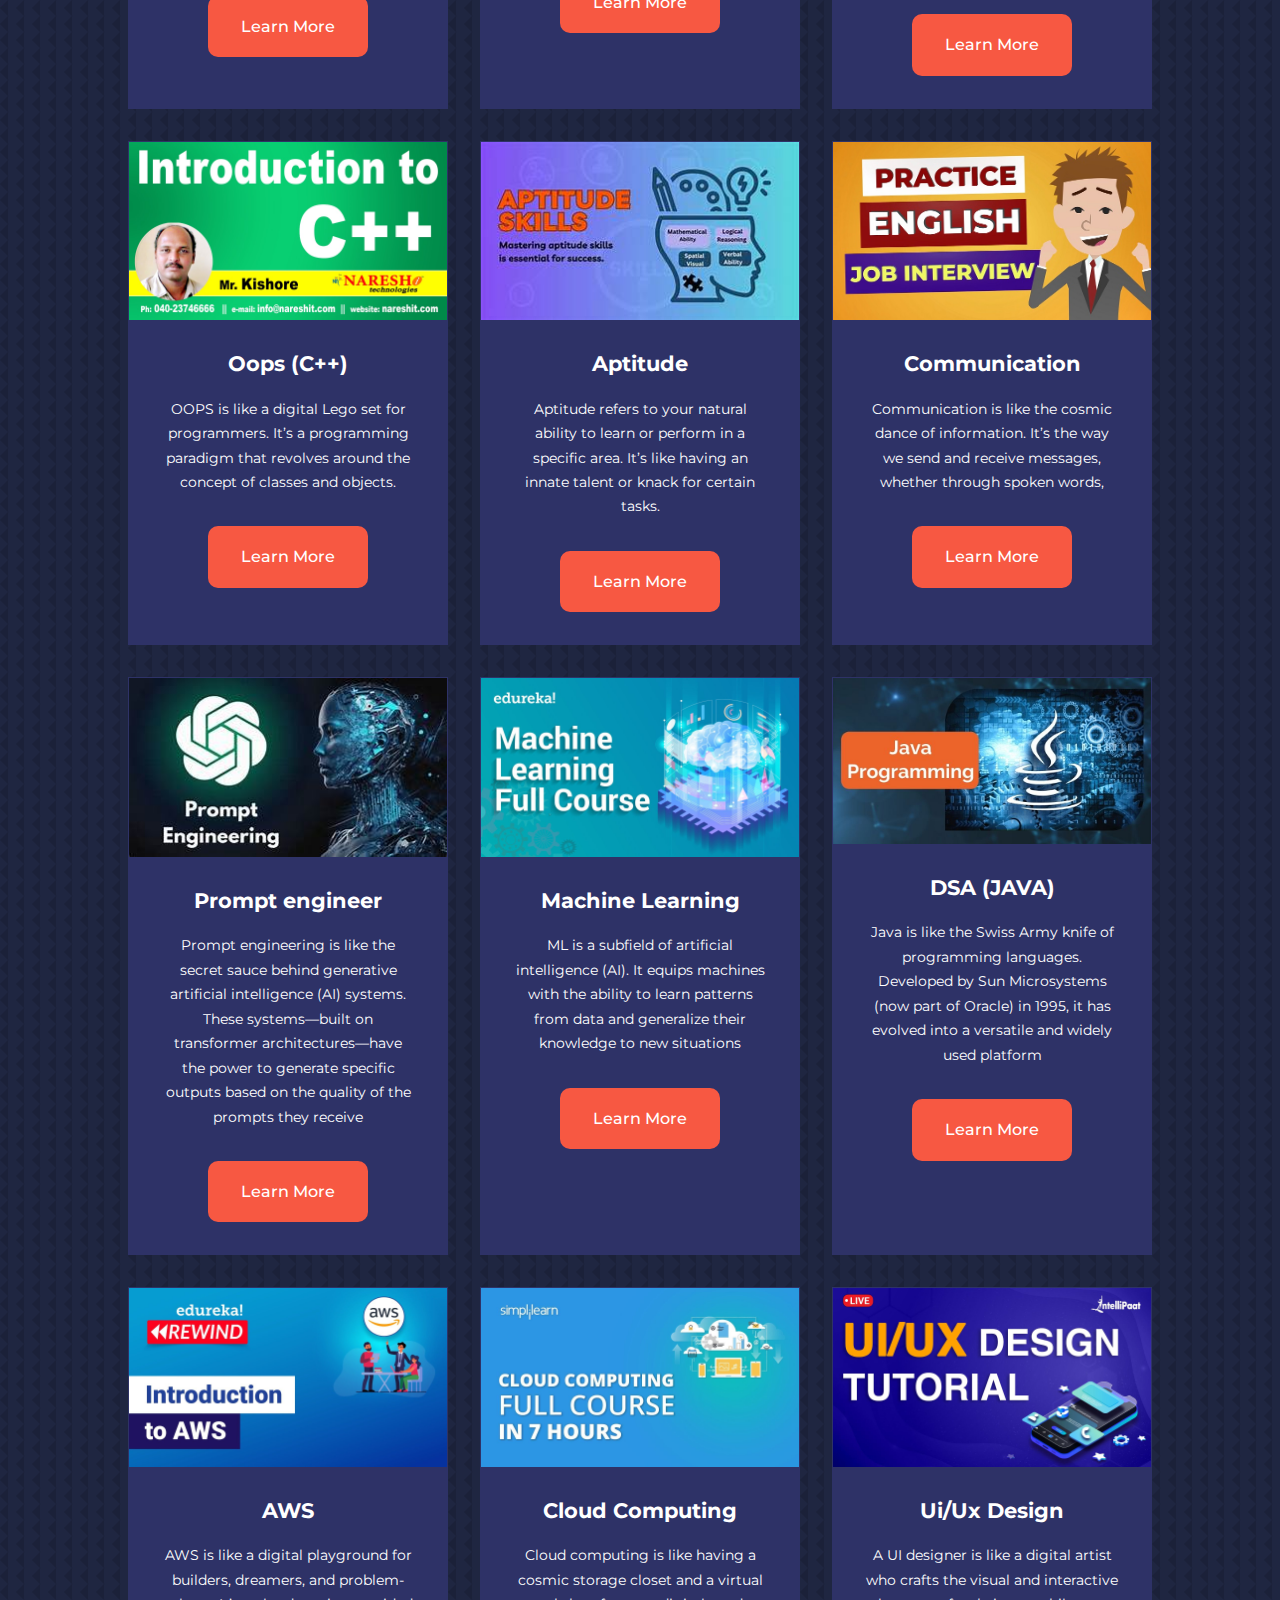
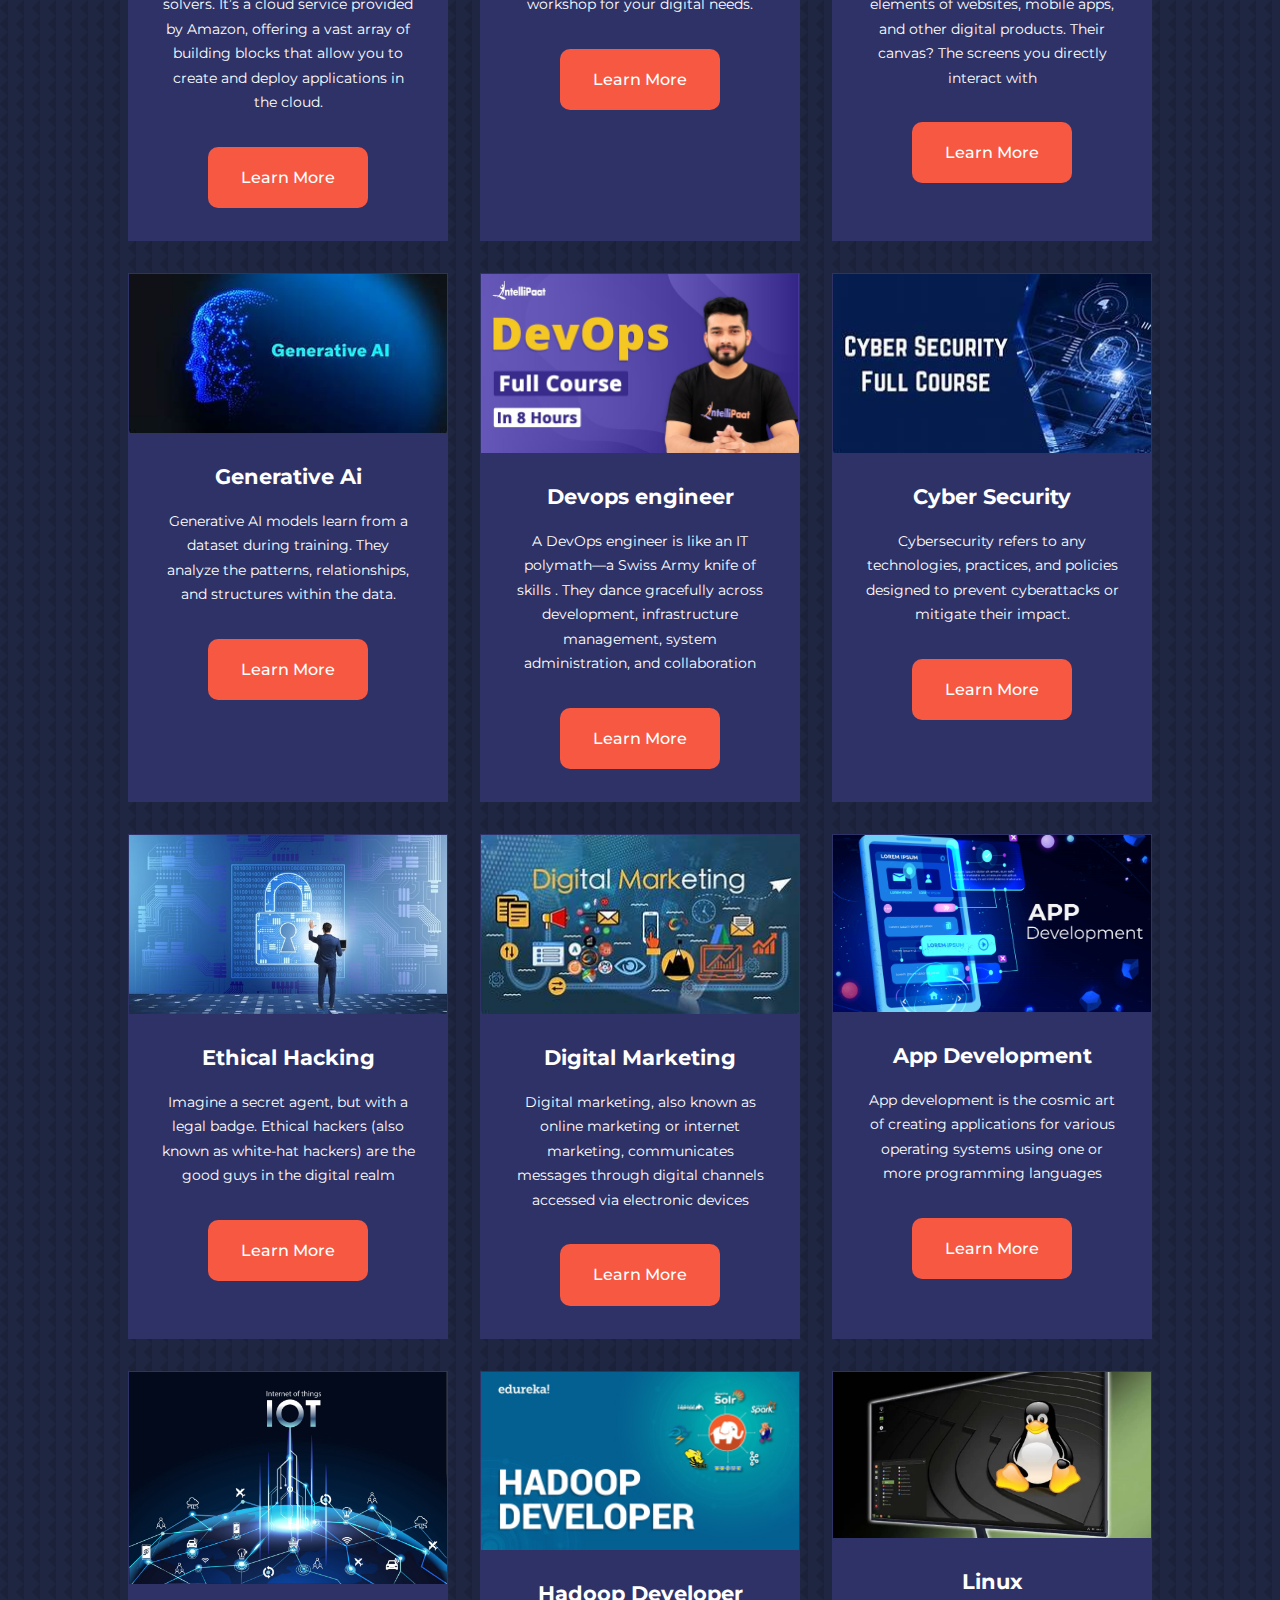
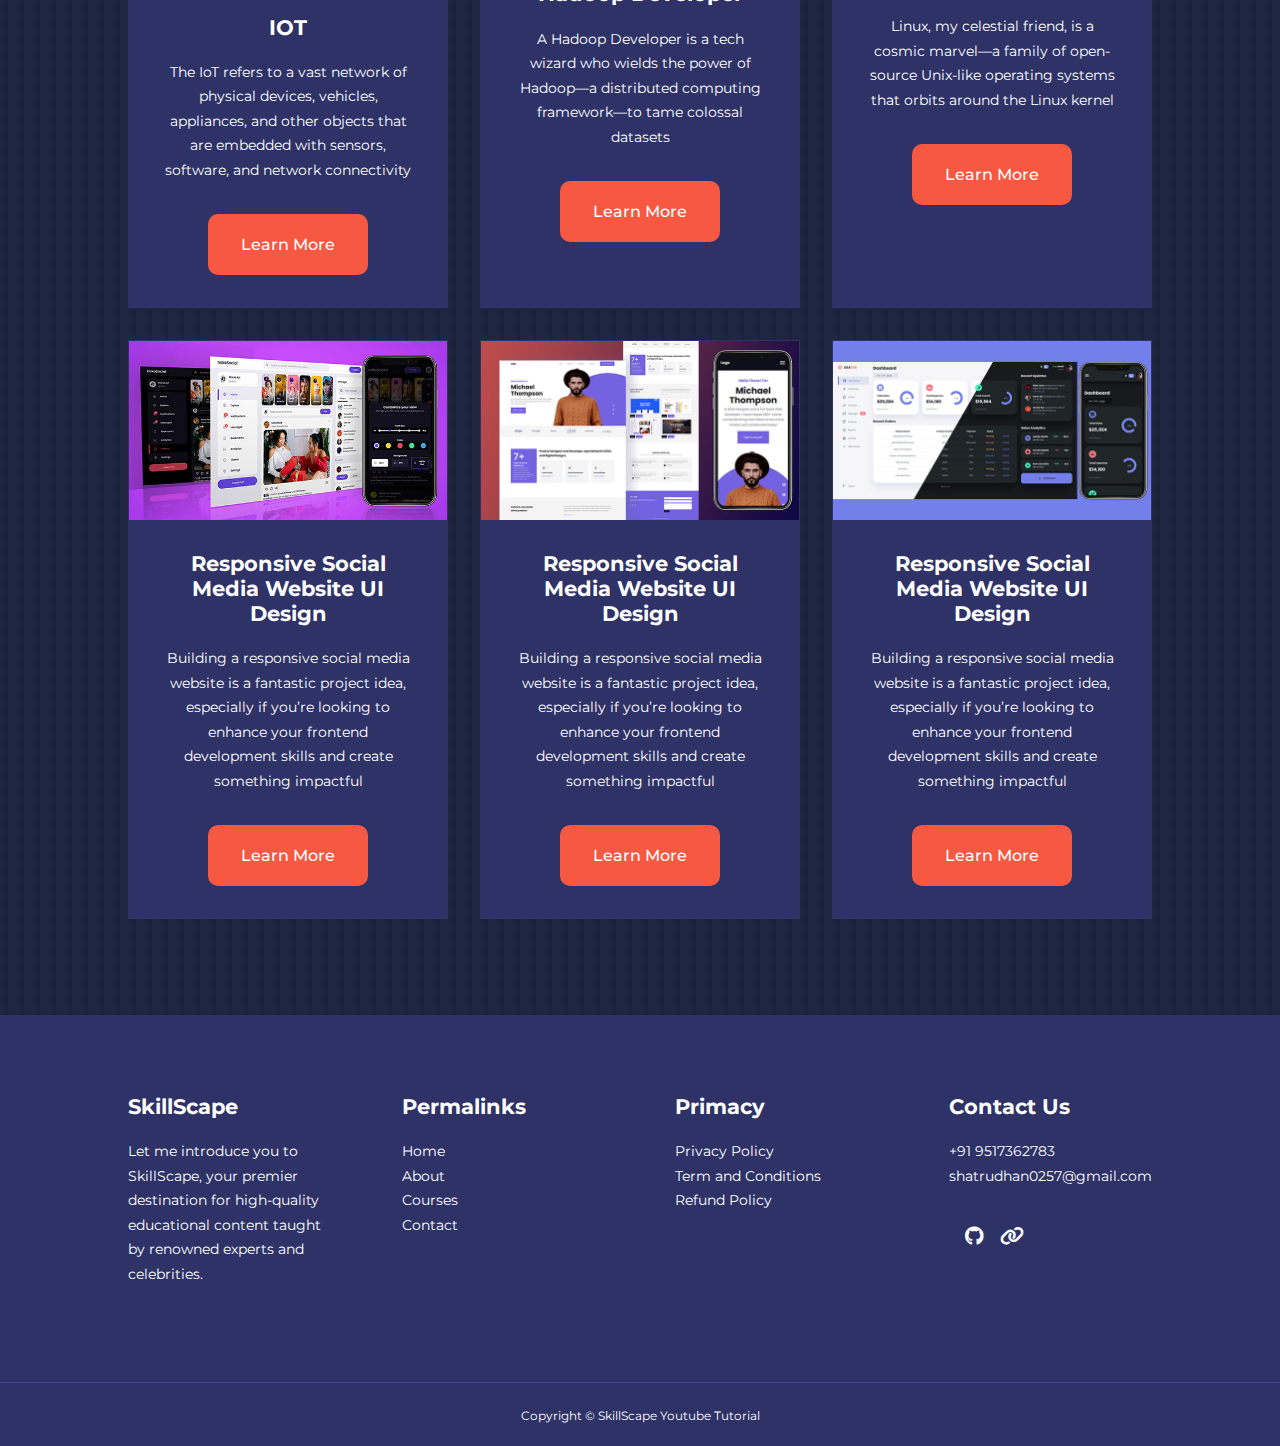
<file: courses.html>
<!DOCTYPE html>
<html lang="en">
<head>
    <meta charset="UTF-8">
    <meta name="viewport" content="width=device-width, initial-scale=1.0">
    <title>SkillScape</title>
    <link rel="icon" type="icon" href="https://img.icons8.com/?size=100&id=LpE4Hrg048jI&format=png&color=000000">
    <link rel="stylesheet" href="style.css">
  
    <style>
        .courses{
            margin-top: 1rem;
        }
        
        body{
         background-image: url("./images/bg-texture.png");
        }
    </style>
    </style>





    <!--icons-->
    <link rel="stylesheet" href="https://unicons.iconscout.com/release/v2.1.6/css/unicons.css">
    <link rel="stylesheet" href="https://cdnjs.cloudflare.com/ajax/libs/font-awesome/6.6.0/css/all.min.css"  />
    <!--google font-->



    <link rel="preconnect" href="https://fonts.googleapis.com">
<link rel="preconnect" href="https://fonts.gstatic.com" crossorigin>
<link href="https://fonts.googleapis.com/css2?family=Montserrat:ital,wght@0,100..900;1,100..900&display=swap" rel="stylesheet">
</head>
<body>
    <nav>
        <div class="container nav_container">
            <a href="index.html"><h4>SkillScape</h4></a>
            <ul class="nav_menu">
                <li><a href="index.html">Home</a></li>
                <li><a href="about.html">About</a></li>
                <li><a href="courses.html">Courses</a></li>
                <li><a href="contact.html">Contact</a></li>
            </ul>
           <button id="open-menu-btn"><i class="uil uil-bars"></i></button>
           <button id="close-menu-btn"><i class="uil uil-multiply"></i></button>
        </div>
    </nav>


    <!--end-->
    <section class="courses">
       
        <div class="container course-container">

            <article class="course">
                <div class="course_image">
                    <img src="./images/dsa.jpeg" alt="">
                </div>
                 <div class="course-info">
                    <h4>Data Structure & Algorithm</h4>
                    <p>Love Babbar’s course covers almost every concept 
                        related to DSA. From arrays to graphs, 
                        he dives deep into each topic</p>
    <a href="https://www.youtube.com/watch?v=WQoB2z67hvY&list=PLDzeHZWIZsTryvtXdMr6rPh4IDexB5NIA" class="btn btn-primary">Learn More</a>
                 </div>
            </article>
   

            <article class="course">
                <div class="course_image">
                    <img src="./images/webd.jpeg" alt="">
                </div>
                 <div class="course-info">
                    <h4>Web development</h4>
                    <p>Love Babbar’s  “Complete Web Dev using MERN stack” covers everything you need to
                         know to become a Full Stack Web Developer using the MERN</p>
    <a href="https://www.youtube.com/watch?v=Vi9bxu-M-ag&list=PLDzeHZWIZsTo0wSBcg4-NMIbC0L8evLrD" class="btn btn-primary">Learn More</a>
                 </div>
            </article>
            
            <article class="course">
                <div class="course_image">
                    <img src="./images/edu.jpeg" alt="">
                </div>
                 <div class="course-info">
                    <h4>Data Science</h4>
                    <p>Edureka’s data science course covers 
                        a wide range of topics,
                         from Python programming and statistics to machine learning algorithms.</p>
    <a href="https://www.youtube.com/watch?v=xiEC5oFsq2s" class="btn btn-primary">Learn More</a>
                 </div>
            </article>
            

            <article class="course">
                <div class="course_image">
                    <img src="./images/datas.jpeg" alt="">
                </div>
                 <div class="course-info">
                    <h4>Data Analyst</h4>
                    <p>Data analysts tackle real-world problems.
                         The course encourages critical thinking 
                         and problem-solving skills</p>
    <a href="https://www.youtube.com/watch?v=rGx1QNdYzvs&list=PLUaB-1hjhk8FE_XZ87vPPSfHqb6OcM0cF" class="btn btn-primary">Learn More</a>
                 </div>
            </article>

            <article class="course">
                <div class="course_image">
                    <img src="./images/py.jpg" alt="">
                </div>
                 <div class="course-info">
                    <h4>Python Full course</h4>
                    <p>High-Level and General-Purpose: Python is a high-level
                         language, which means it abstracts away many low-level details,
                         making it easier for developers to express their ideas</p>
    <a href="https://www.youtube.com/watch?v=WGJJIrtnfpk" class="btn btn-primary">Learn More</a>
                 </div>
            </article>
           
            <article class="course">
                <div class="course_image">
                    <img src="./images/block.jpg" alt="">
                </div>
                 <div class="course-info">
                    <h4>BlockChain</h4>
                    <p>A blockchain is like a digital ledger—a 
                        record-keeping system—but with some magical twists. 
                        Imagine a shared database that lives on a network of computers (nodes).
                        </p>
    <a href="https://www.youtube.com/watch?v=SyVMma1IkXM" class="btn btn-primary">Learn More</a>
                 </div>
            </article>

            <article class="course">
                <div class="course_image">
                    <img src="./images/dbms.jpg" alt="">
                </div>
                 <div class="course-info">
                    <h4>DBMS</h4>
                    <p>A DBMS (Database Management System) is like the 
                        conductor of an orchestra—it harmonizes the data within a database
                        </p>
    <a href="https://www.youtube.com/watch?v=eYpXCdvKwEQ&list=PLDzeHZWIZsTpukecmA2p5rhHM14bl2dHU&index=1" class="btn btn-primary">Learn More</a>
                 </div>
            </article>
            <article class="course">
                <div class="course_image">
                    <img src="./images/os.jpeg" alt="">
                </div>
                 <div class="course-info">
                    <h4>Operating System</h4>
                    <p>An operating system is like the backstage 
                        crew at a grand theater production.og the spotlight.
                        </p>
    <a href="https://www.youtube.com/watch?v=_TpOHMCODXo&list=PLDzeHZWIZsTr3nwuTegHLa2qlI81QweYG" class="btn btn-primary">Learn More</a>
                 </div>
            </article>

            <article class="course">
                <div class="course_image">
                    <img src="./images/com.png" alt="">
                </div>
                 <div class="course-info">
                    <h4>Computer Network</h4>
                    <p>A computer network is like a digital web that connects multiple independent 
                        computers, allowing them to share information, resources.
                        </p>
    <a href="https://www.youtube.com/watch?v=VwN91x5i25g&list=PLBlnK6fEyqRgMCUAG0XRw78UA8qnv6jEx" class="btn btn-primary">Learn More</a>
                 </div>
            </article>
           
            <article class="course">
                <div class="course_image">
                    <img src="./images/c+=.jpg" alt="">
                </div>
                 <div class="course-info">
                    <h4>Oops (C++)</h4>
                    <p>OOPS is like a digital Lego set for programmers. It’s a programming paradigm 
                    that revolves around the concept of classes and objects.
                        </p>
    <a href="https://www.youtube.com/watch?v=l0qvxPPISuY&list=PLVlQHNRLflP8_DGKcMoRw-TYJJALgGu4J" class="btn btn-primary">Learn More</a>
                 </div>
            </article>
             
            <article class="course">
                <div class="course_image">
                    <img src="./images/apti.jpeg" alt="">
                </div>
                 <div class="course-info">
                    <h4>Aptitude</h4>
                    <p>Aptitude refers to your natural ability to learn or perform in a specific area.
                         It’s like having an innate talent or knack for certain tasks.
                        </p>
    <a href="https://www.youtube.com/watch?v=tnc9ojITRg4&list=PLpyc33gOcbVA4qXMoQ5vmhefTruk5t9lt" class="btn btn-primary">Learn More</a>
                 </div>
            </article>
          
            <article class="course">
                <div class="course_image">
                    <img src="./images/eng.jpg" alt="">
                </div>
                 <div class="course-info">
                    <h4>Communication</h4>
                    <p>Communication is like the cosmic dance of information.
                         It’s the way we send and receive messages, whether through spoken words,
                        </p>
    <a href="https://www.youtube.com/watch?v=mu7T6PYUcBE&list=PLJvrw2GDzjfONHV9l6wuAF7SSjADMaBSA" class="btn btn-primary">Learn More</a>
                 </div>
            </article>
          
            <article class="course">
                <div class="course_image">
                    <img src="./images/promt.jpeg" alt="">
                </div>
                 <div class="course-info">
                    <h4>Prompt engineer</h4>
                    <p>Prompt engineering is like 
                        the secret sauce behind generative
                         artificial intelligence (AI) systems. 
                         These systems—built on transformer 
                         architectures—have the power to generate 
                        specific outputs based on the quality of the prompts they receive
                        </p>
    <a href="https://www.youtube.com/watch?v=AyXjHQh_vPg&list=PLyz4Eb45WBQ02Md7BiIO1sUsKTs8GcWKS" class="btn btn-primary">Learn More</a>
                 </div>
            </article>

            <article class="course">
                <div class="course_image">
                    <img src="./images/mach.jpg" alt="">
                </div>
                 <div class="course-info">
                    <h4>Machine Learning</h4>
                    <p>ML is a subfield of artificial intelligence (AI). 
                        It equips machines with the ability to learn
                         patterns from data and generalize their knowledge to new situations
                        </p>
    <a href="https://www.youtube.com/watch?v=GwIo3gDZCVQ&t=280s" class="btn btn-primary">Learn More</a>
                 </div>
            </article>
            
            <article class="course">
                <div class="course_image">
                    <img src="./images/javas.jpg" alt="">
                </div>
                 <div class="course-info">
                    <h4>DSA (JAVA)</h4>
                    <p>Java is like the Swiss Army knife of programming languages. 
                        Developed by Sun Microsystems (now part of Oracle) in 1995,
                         it has evolved into a versatile and widely used platform
                        </p>
    <a href="https://www.youtube.com/watch?v=yRpLlJmRo2w&list=PLfqMhTWNBTe3LtFWcvwpqTkUSlB32kJop" class="btn btn-primary">Learn More</a>
                 </div>
            </article>
            
            <article class="course">
                <div class="course_image">
                    <img src="./images/ama.jpg" alt="">
                </div>
                 <div class="course-info">
                    <h4>AWS</h4>
                    <p>AWS is like a digital playground for builders, 
                        dreamers, and problem-solvers. It’s a cloud service provided by Amazon, 
                        offering a vast array of building blocks
                         that allow you to create and deploy applications in the cloud.
                        </p>
    <a href="https://www.youtube.com/watch?v=k1RI5locZE4" class="btn btn-primary">Learn More</a>
                 </div>
            </article>
            
            <article class="course">
                <div class="course_image">
                    <img src="./images/cl.jpg" alt="">
                </div>
                 <div class="course-info">
                    <h4>Cloud Computing</h4>
                    <p>Cloud computing is like having a cosmic
                         storage closet and a virtual workshop
                          for your digital needs.
                        </p>
    <a href="https://www.youtube.com/watch?v=EN4fEbcFZ_E" class="btn btn-primary">Learn More</a>
                 </div>
            </article>
            
            <article class="course">
                <div class="course_image">
                    <img src="./images/ui.jpg" alt="">
                </div>
                 <div class="course-info">
                    <h4>Ui/Ux Design</h4>
                    <p>A UI designer is like a digital artist who crafts
                         the visual and interactive elements of websites,
                          mobile apps, and other digital products.
                         Their canvas? The screens you directly interact with
                        </p>
    <a href="https://www.youtube.com/watch?v=BU_afT-aIn0" class="btn btn-primary">Learn More</a>
                 </div>
            </article>

            <article class="course">
                <div class="course_image">
                    <img src="./images/gen.jpeg" alt="">
                </div>
                 <div class="course-info">
                    <h4>Generative Ai</h4>
                    <p>Generative AI models learn from a dataset during training. 
                        They analyze the patterns, relationships, and structures within the data.
                        </p>
    <a href="https://www.youtube.com/watch?v=mEsleV16qdo" class="btn btn-primary">Learn More</a>
                 </div>
            </article>

            <article class="course">
                <div class="course_image">
                    <img src="./images/devi.jpg" alt="">
                </div>
                 <div class="course-info">
                    <h4>Devops engineer</h4>
                    <p>A DevOps engineer is like an IT polymath—a Swiss Army knife of skills
                        . They dance gracefully across development, 
                        infrastructure management, system administration, and collaboration
                        </p>
    <a href="https://www.youtube.com/watch?v=MdjhVb4y6RY&t=13s" class="btn btn-primary">Learn More</a>
                 </div>
            </article>

            <article class="course">
                <div class="course_image">
                    <img src="./images/cyb.jpeg" alt="">
                </div>
                 <div class="course-info">
                    <h4>Cyber Security</h4>
                    <p>Cybersecurity refers to any technologies, practices,
                         and policies designed to prevent cyberattacks or mitigate 
                         their impact. 
                        </p>
          <a href="https://www.youtube.com/watch?v=hXSFdwIOfnE" class="btn btn-primary">Learn More</a>
                 </div>
            </article>

            <article class="course">
                <div class="course_image">
                    <img src="./images/eth.jpg" alt="">
                </div>
                 <div class="course-info">
                    <h4>Ethical Hacking</h4>
                    <p>Imagine a secret agent, but with a legal badge. Ethical hackers
                         (also known as white-hat hackers) are the good guys in the digital realm
                        </p>
          <a href="https://www.youtube.com/watch?v=dz7Ntp7KQGA" class="btn btn-primary">Learn More</a>
                 </div>
            </article>

            <article class="course">
                <div class="course_image">
                    <img src="./images/digi.jpeg" alt="">
                </div>
                 <div class="course-info">
                    <h4>Digital Marketing</h4>
                    <p>Digital marketing, also known as online marketing or internet marketing, 
                        communicates messages through digital channels accessed via electronic devices
                        </p>
          <a href="https://www.youtube.com/watch?v=nkNHn0VqVBA&list=PL9ooVrP1hQOH-nMMFeSG-DFwyATtUg4YA" class="btn btn-primary">Learn More</a>
                 </div>
            </article>

            <article class="course">
                <div class="course_image">
                    <img src="./images/app.webp" alt="">
                </div>
                 <div class="course-info">
                    <h4>App Development</h4>
                    <p>App development is the cosmic art of creating applications
                         for various operating systems using one or more programming languages
                        </p>
          <a href="https://www.youtube.com/watch?v=u64gyCdqawU" class="btn btn-primary">Learn More</a>
                 </div>
            </article>
            
            <article class="course">
                <div class="course_image">
                    <img src="./images/iot.jpeg" alt="">
                </div>
                 <div class="course-info">
                    <h4>IOT</h4>
                    <p>The IoT refers to a vast network of physical devices, vehicles,
                         appliances, and other objects 
                        that are embedded with sensors, software, and network connectivity
                        </p>
          <a href="https://www.youtube.com/watch?v=LlhmzVL5bm8&list=PL9ooVrP1hQOGccfBbP5tJWZ1hv5sIUWJl&index=1" class="btn btn-primary">Learn More</a>
                 </div>
            </article>

            <article class="course">
                <div class="course_image">
                    <img src="./images/hadoop.jpg" alt="">
                </div>
                 <div class="course-info">
                    <h4>Hadoop Developer</h4>
                    <p>A Hadoop Developer is a tech wizard who wields the power of 
                        Hadoop—a distributed computing framework—to tame colossal datasets
                        </p>
          <a href="https://www.youtube.com/watch?v=HzEilypafZM&list=PL9ooVrP1hQOGh5sIXY_E6JE4zknuzxleF" class="btn btn-primary">Learn More</a>
                 </div>
            </article>
            <article class="course">
                <div class="course_image">
                    <img src="./images/linux.jpg" alt="">
                </div>
                 <div class="course-info">
                    <h4>Linux</h4>
                    <p>Linux, my celestial friend, is a cosmic marvel—a family of open-source 
                        Unix-like operating systems that orbits around the Linux kernel
                        </p>
          <a href="https://www.youtube.com/watch?v=Wgi-OfbP2Gw&list=PL9ooVrP1hQOHSGgHqf_rW8KrW3IkZmbRM&index=1" class="btn btn-primary">Learn More</a>
                 </div>
            </article>
            
            





            <article class="course">
                <div class="course_image">
                    <img src="./images/course1.jpg" alt="">
                </div>
                 <div class="course-info">
                    <h4>Responsive Social Media Website UI Design</h4>
                    <p>Building a responsive social media website is a fantastic project idea, especially if you’re looking to enhance your
                         frontend development skills and create something impactful</p>
    <a href="https://www.youtube.com/watch?v=AiFfDjmd0jU" class="btn btn-primary">Learn More</a>
                 </div>
            </article>


            <article class="course">
                <div class="course_image">
                    <img src="./images/course2.jpg" alt="">
                </div>
                <div class="course-info">
                    <h4>Responsive Social Media Website UI Design</h4>
                    <p>Building a responsive social media website is a fantastic project idea, especially if you’re looking to enhance your
                         frontend development skills and create something impactful</p>
    <a href="https://www.youtube.com/watch?v=AiFfDjmd0jU" class="btn btn-primary">Learn More</a>
                 </div>
            </article>


            <article class="course">
                <div class="course_image">
                    <img src="./images/course3.jpg" alt="">
                </div>
                <div class="course-info">
                    <h4>Responsive Social Media Website UI Design</h4>
                    <p>Building a responsive social media website is a fantastic project idea, especially if you’re looking to enhance your
                         frontend development skills and create something impactful</p>
    <a href="https://www.youtube.com/watch?v=AiFfDjmd0jU" class="btn btn-primary">Learn More</a>
                 </div>
            </article>
        </div>
    </section>





    <footer >
        <div class="container footer-container">
            <div class="footer-1">
                <a href="index.html" class="footer-logo"><h4>SkillScape</h4></a>
                <p>
                    Let me introduce you to SkillScape,
                     your premier destination for high-quality educational 
                     content taught by renowned experts and celebrities.
                </p>
            </div>
            <div class="footer-2">
                <h4>Permalinks</h4>
                <ul class="permalinks">
                    <li><a href="index.html">Home</a></li>
                    <li><a href="about.html">About</a></li>
                    <li><a href="courses.html">Courses</a></li>
                    <li><a href="contact.html">Contact</a></li>
                </ul>
            </div>
            <div class="footer-3">
                <h4>Primacy</h4>
                <ul class="privacy">
                    <li><a href="#">Privacy Policy</a></li>
                    <li><a href="#">Term and Conditions</a></li>
                    <li><a href="#">Refund Policy</a></li>
                </ul>
            </div>
            <div class="footer-4">
                <h4>Contact Us</h4>
                <div>
                    <p>+91 9517362783</p>
                    <p>shatrudhan0257@gmail.com</p>
                </div>
                <ul class="footer-details">
                    <li class="ab"><a href="https://www.facebook.com/shatrudhan.asert"><i class="uil uil-facebook-f"></i></a></li>
                    <li><a href="https://github.com/shatrudhank21"><i class="fa-brands fa-github icon"></i></a></li>
                    <li><a href="https://leetcode.com/u/cse21019/"><i class="fa-solid fa-link icon"></i></a></li>
                    <li><a href="https://www.linkedin.com/in/shatrudhan-kumar-709a56289/"><i class="uil uil-linkedin-alt"></i></a></li>
                </ul>
            </div>
            
        </div>
        <div class="footer-copyright">
            <small>Copyright &copy; SkillScape Youtube Tutorial</small>
        </div>
    </footer>
    
    

        <script src="script.js"></script>
       
    </body>
    </html>
</file>
<file: style.css>
*{
    margin: 0;
    padding: 0;
    border: 0;
    outline: 0;
    text-decoration: none;
    list-style: none;
    box-sizing: border-box;
}
:root{
    --color-primary:#6c63ff;
    --color-success:#00bf8e;
    --color-warning:#f7c94b;
    --color-danger:#f75842;
    --color-danger-variant:rgba(247,88,66,0.4);
    --color-white:#fff;
    --color-light:rgba(255,255,255,0.7);
    --color-black:#000;
    --color-bg:#1f2641;
    --color-bg1:#2e3267;
    --color-bg2:#424890;

--container-width-lg:80%;
--container-width-md:90%;
--container-width-sm:94%;

--transition:all 400ms ease;

}

body{
  font-family: "Montserrat", sans-serif;
  line-height: 1.7;
  color: var(--color-white);
  background: var(--color-bg);
}
.container{
  width: var(--container-width-lg);
  margin: 0 auto;
}
section{
  padding: 6rem 0;
}
section h2{
  text-align: center;
  margin-bottom: 4rem;
}
h1,h2,h3,h4,h5{
  line-height: 1.2;
}

h1{
  font-size: 2.4rem;
}
h2{
  font-size: 2rem;
}
h3{
  font-size: 1.6rem;
}
h4{
  font-size: 1.3rem;
}
a{
  color: var(--color-white);
}
img{
  width: 100%;
  display: block;
  object-fit: cover;
}
.btn{
  display: inline-block;
  background: var(--color-white);
  color: var(--color-black);
  padding: 1rem 2rem;
  border: 1px solid transparent;
  font-weight: 500;
  transition: var(--transition);
  border-radius: 10px;
}
.btn:hover{
  background: transparent;
  color: var(--color-white);
  border-color: var(--color-white);
}
.btn-primary{
  background: var(--color-danger);
  color: var(--color-white);
  border-radius: 10px;
}





/*----Navbar-------*/
nav{
  width: 100vw;
  height: 5rem;
  position: fixed;
  top: 0;
  z-index: 11;
}
.nav_container{
  height: 100%;
  display: flex;
  justify-content: space-between;
  align-items: center;
}
nav button{
  display: none;
}
.nav_menu{
  display: flex;
  align-items: center;
  gap: 4rem;
}
.nav_menu a{
  font-size: 0.9rem;
  transition:var(--transition);
}
.nav_menu a:hover{
  color: var(--color-bg2);
}
.window-scroll{
  background: var(--color-primary);
  box-shadow: 0 1rem 2rem rgba(0,0,0,0.2);
}

/*header----------*/
header{
  position: relative;
  top: 5rem;
  overflow: hidden;
  height: 70vh;
  margin-bottom: 5rem;
}
.header-container{
  display: grid;
  grid-template-columns: 1fr 1fr;
  align-items: center;
  gap: 5rem;
  height: 100%;

}
.header-left p{
  margin: 1rem 0 2.4rem;

}
/*categories*/

.categories{
  background: var(--color-bg1);
  height: 32rem;
  
}
.categories h1{
  line-height: 1;
  margin-bottom: 3rem;
}
.categories_container{
  display: grid;
  grid-template-columns: 40% 60%;
 
}
.categories-left{
  margin-right: 4rem;
}
.categories-left p{
  margin: 1rem 0 3rem;
}
.categories-right{
  display: grid;
  grid-template-columns: repeat(3,1fr);
  gap: 1.2rem;
}
.category{
  background: var(--color-bg2);
  padding: 2rem;
  border-radius: 2rem;
  transition: var(--transition);

  
}
.category:nth-child(2) .category-icon{
background-color: var(--color-danger);
}
.category:nth-child(3) .category-icon{
  background-color: var(--color-success);
 }
 .category:nth-child(4) .category-icon{
    background-color: var(--color-warning);
   }
.category:nth-child(5) .category-icon{
      background-color: var(--color-success);
 }
            

.category:hover{
  box-shadow: 0 3rem rgba(0,0,0,0.3);
  z-index: 1;
}
.category-icon{
  background-color: var(--color-primary);
  padding: 0.7rem;
  border-radius: 0.9rem;
}
.category h5{
  margin: 2rem 0 1rem;
}
.category p{
  font-size: 0.85rem;
  opacity: 0.8;
}
.courses{
  margin-top: 10rem;
}
.course-container{
  display: grid;
  grid-template-columns: repeat(3,1fr);
  gap: 2rem;
}
.course{
  background: var(--color-bg1);
  text-align: center;
  border: 1px solid transparent;
  transition: var(--transition);
}
.course:hover{
  background: transparent;
  border-color: var(--color-primary);
}
.course-info{
  padding: 2rem;
}
.course-info p{
  margin: 1.2rem 0 2rem;
  font-size: 0.9rem;
}

/*fqs*/
.faqs{
  background: var(--color-bg1);
  box-shadow: inset 0 0 3rem rgba(0,0,0,0.5);
}
.faqs-container{
  display: grid;
  grid-template-columns: 1fr 1fr;
  gap: 1rem;
}
.faq{
  padding: 2rem;
  display: flex;
  align-items: center;
  gap: 1.4rem;
  height: fit-content;
  background: var(--color-primary);
  cursor: pointer;
  
}
.faq h4{
  font-size: 1rem;
  line-height: 2.2;
}
.faq-icon{
  align-items: flex-start;
  font-size: 1.2rem;
  
}
.faq p{
  margin-top: 0.8rem;
  display: none;
}

.faq.open p {
  display:block;
}
/*---testimonials*/
.testimonials-container{
  overflow-x: hidden;
  position: relative;
  margin-bottom: 5rem;
}
.testimonial{
  padding-top: 2rem;
}
.avatar{
width: 6rem;
height: 6rem;
border-radius: 50%;
overflow: hidden;
margin: 0 auto 1rem;
border: 1rem solid var(--color-bg1);
}
.testimonial-info{
  text-align: center;
}
.testimonial-body{
  background: var(--color-primary);
  padding: 2rem;
  margin-top: 3rem;
  position: relative;
}
.testimonial-body::before{
  content: "";
  display: block;
  width: 3rem;
  height: 3rem;
  background: linear-gradient(135deg,transparent,var(--color-primary),
  var(--color-primary));
  position: absolute;
  left: 50%;
  top: -1.5rem;
  transform: rotate(45deg);
}



/*footer*/
footer{
  background: var(--color-bg1);
  padding-top: 5rem;
  font-size: 0.9rem;

}
.footer-container{
  display: grid;
  grid-template-columns: repeat(4,1fr);
  gap: 5rem;
}
.footer-container >div h4{
  margin-bottom: 1.2rem;
}
.footer-1 p{
  margin: 0 0 2rem;
}
footer ul ui{
  margin-bottom: 0.7rem;
}
 footer ul ui a:hover{
  text-decoration: underline;

 }
.footer-details{
  display: flex;
  gap: 1rem;
  font-size: 1.2rem;
  margin-top: 2rem;
}
.footer-copyright{
  text-align: center;
  margin-top: 4rem;
  padding: 1.2rem 0;
  border-top: 1px solid var(--color-bg2);
}


/*tablet*/
@media screen and (max-width: 1024px ){
 .container{
  width: var(--container-width-md);
 }
 h1{
  font-size: 2.2rem;
 }
 h2{
  font-size: 1.7rem;
 }
 h3{
  font-size: 1.4rem;
 }
  h4{
    font-size: 1.2rem;
  }

  /*nabbar*/
  nav button{
    display: inline-block;
    background: transparent;
    font-size: 1.8rem;
    color: var(--color-white);
    cursor: pointer;
  }
  nav button#close-menu-btn{
    display: none;
  }
  .nav_menu{
    position: fixed;
    top: 5rem;
    right: 5%;
    height: fit-content;
    width: 18rem;
    flex-direction: column;
    gap: 0;
    display: none;
  }
  .nav_menu li{
    width: 100%;
    height: 5.8rem;
    animation:animatenavItems 400ms linear forwards;
    transform-origin: top right;
   opacity: 0;
  }
  .nav_menu li:nth-child(2){
    animation-delay: 200ms;
  }
  .nav_menu li:nth-child(3){
    animation-delay: 400ms;
  }
  .nav_menu li:nth-child(4){
    animation-delay: 600ms;
  }
  @keyframes animatenavItems {
  0%{
     transform: rotateZ(-90deg) rotateX(90deg) scale(0.1);
  } 
  100%{
 transform: rotateZ(0deg) rotateX(0deg) scale(1);
 opacity: 1;
  }   
  }
  .nav_menu li a{
    background: var(--color-primary);
    box-shadow: -4rem 6rem 10rem rgba(0,0,0,0.6);
    width: 100%;
    height: 100%;
    display: grid;
    place-items: center;
  }
  .nav_menu li a:hover{
    background: var(--color-bg2);
    color: var(--color-white);
  }


  header{
    height: 52vh;
    margin-bottom: 4rem;
  }
  .header-container{
    gap: 0;
    padding-bottom: 3rem;
  }



  .categories{
    height: auto;

  }
  .categories-container{
    grid-template-columns: 1fr;
    gap: 3rem;
  }
  .category-left{
    margin-right: 0;
  }

  .courses{
    margin-top: 0;
  }
  .courses-container{
    grid-template-columns: 1fr 1fr;
  }
  .faqs-container{
    grid-template-columns: 1fr;
  }
  .faq{
    padding: 1.5rem;
  }

  .footer-container{
    grid-template-columns: 1fr 1fr;
  }
}


:root{
  --color-primary:#6c63ff;
  --color-success:#00bf8e;
  --color-warning:#f7c94b;
  --color-danger:#f75842;
  --color-danger-variant:rgba(247,88,66,0.4);
  --color-white:#fff;
  --color-light:rgba(255,255,255,0.7);
  --color-black:#000;
  --color-bg:#1f2641;
  --color-bg1:#2e3267;
  --color-bg2:#424890;

--container-width-lg:80%;
--container-width-md:90%;
--container-width-sm:94%;

--transition:all 400ms ease;

}





.about-achievements{
  margin-top: 3rem;

}
.about_achievements-container{
display: grid;
grid-template-columns: 40% 60%;
gap: 5rem;

}
.about_achievements-right > p {
  margin: 1.6rem 0 2.5rem;
}
.achievement-cards{
  display: grid;
  grid-template-columns: repeat(3,1fr);
  gap: 1.5rem;
}
.achivement-card{
 background: var(--color-bg1);
  padding: 1.6rem;
  border-radius: 1rem;
  text-align: center;
  transition: var(--transition);
}
.achivement-card:hover{
  background: var(--color-bg2);
  box-shadow: 0 3rem 3rem rgba(0,0,0,0.3);
  cursor: pointer;
}
.achivement-icon{
  background: var(--color-danger);
  padding: 0.6rem;
  border-radius: 1rem;
  display: inline-block;
  margin-bottom: 2rem;
  font-size: 2rem;
}
.achivement-card:nth-child(2)
.achivement-icon{
  background: var(--color-success);

}
.achivement-card:nth-child(3)
.achivement-icon{
  background: var(--color-primary);

}
.achivement-card p{
  margin-top: 1rem;
}

.team{
  background: var(--color-bg1);
  box-shadow: inset 0 0 3rem rgba(0,0,0,0.5);

}
.team-container{
  display: grid;
  grid-template-columns: repeat(4,1fr);
  gap: 2rem;
}
.team-member{
  background: var(--color-bg2);
  padding: 2rem;
  border: 1px solid transparent;
  transition: var(--transition);
  position: relative;
  overflow: hidden;

}
.team-member:hover{
  background: transparent;
  border-color: var(--color-primary);
}
.team-member-image img{
  filter: saturate(0);
}
.team-member:hover img{
  filter: saturate(1);
}
.team-member-info *{
  text-align: center;
  margin-top: 1.4rem;
}
.team-member-info p{
  color: var(--color-light);
}
.team-member-social{
  position: absolute;
  top: 50%;
  right: 0;
  display: flex;
  flex-direction: column;
  right: -100%;
  transform: translateY(-50%);
  background: var(--color-primary);
  border-radius: 1rem 0 0 1rem;
  box-shadow: -2rem 0 2rem rgba(0,0,0,0.3);
  transition: var(--transition);
}
.team-member:hover
.team-member-social{
  right: 0;
}

.team-member-social a{
  padding: 1rem;

}

@media screen and(max-width:1024px){
  .about-achievements{
      margin-top: 2rem;
  }
  .about_achievements-container{
      grid-template-columns: 1fr;
      gap: 4rem;
  }
  .about_achievements-left{
      width: 80%;
      margin: 0 auto;
  }
  .team-container{
      grid-template-columns: repeat(3,1fr);
      gap: 1.5rem;
  }
  .team-member{
      padding: 1rem;
  }
}

:root{
  --color-primary:#6c63ff;
  --color-success:#00bf8e;
  --color-warning:#f7c94b;
  --color-danger:#f75842;
  --color-danger-variant:rgba(247,88,66,0.4);
  --color-white:#fff;
  --color-light:rgba(255,255,255,0.7);
  --color-black:#000;
  --color-bg:#1f2641;
  --color-bg1:#2e3267;
  --color-bg2:#424890;

--container-width-lg:80%;
--container-width-md:90%;
--container-width-sm:94%;

--transition:all 400ms ease;

}

.contact-container{
  background: var(--color-bg1);
  padding: 4rem;
  display: grid;
  grid-template-columns: 40% 60%;
  gap: 4rem;
  height: 30rem;
  margin: 7rem auto;
  border-radius: 1rem;
}
.contact-aside{
  background: var(--color-primary);
  padding: 3rem;
  border-radius: 1rem;
  position: relative;
  bottom: 10rem;
}
.aside-image{
  width: 12rem;
  margin-bottom: 2rem;
}
.contact-aside h2{
  text-align: left;
  margin-bottom: 1rem;
}
.contact-aside p{
  font-size: 0.9rem;
  margin-bottom:2rem ;
}
.contact-details li {
display: flex;
gap: 1rem;
align-items: center;
margin-bottom: 1rem;

}
.contact-socials{
  display: flex;
  gap: 0.8rem;
  margin-top: 3rem;
}
.contact-socials a{
  background: var(--color-bg2);
  padding: 0.5rem;
  border-radius: 50%;
  font-size: 0.9rem;
  transition: var(--transition);
}
.contact-socials a:hover{
  background: transparent;
}

/*form*/
.contact-form{
  display: flex;
  flex-direction: column;
  gap: 1.2rem;
  margin-right: 4rem;
}
.form-name{
  display: flex;
  gap: 1.2rem;
}
.contact-form input[type="text"]{
  width: 50%;
}

input,
textarea{
width: 100%;
padding: 1rem;
background: var(--color-bg);
color: var(--color-white);
}
.contact-form .btn{
  width: max-content;
  margin-top: 1rem;
  cursor: pointer;
}
@media screen  and(max-width:1024){
  .contact{
   
  }
  .contact-container{
      gap: 1.5rem;
      margin-top: 3rem;
      height: auto;
      padding: 1.5rem;
  }
  .contact-aside{
      width: auto;
      padding: 1.5rem;
      bottom: 0;
  }
  .contact-form{
      align-self: center;
      margin-right: 1.5rem;
  }
}

@media screen  and(max-width:600px){
  .contact{
   
  }
  .contact-container{
      grid-template-columns: 1fr;
      gap: 3rem;
      margin-top: 0;
   
      padding: 0;
  }
  .contact-aside{
      width: auto;
      padding: 1.5rem;
      bottom: 0;
  }
  .contact-form{
     margin: 0 1.5rem 3rem;
  }
  .form-name{
      flex-direction: column;
  }
  .form-name input[type="text"]{
      width: 100%;
  }
}
</file>
